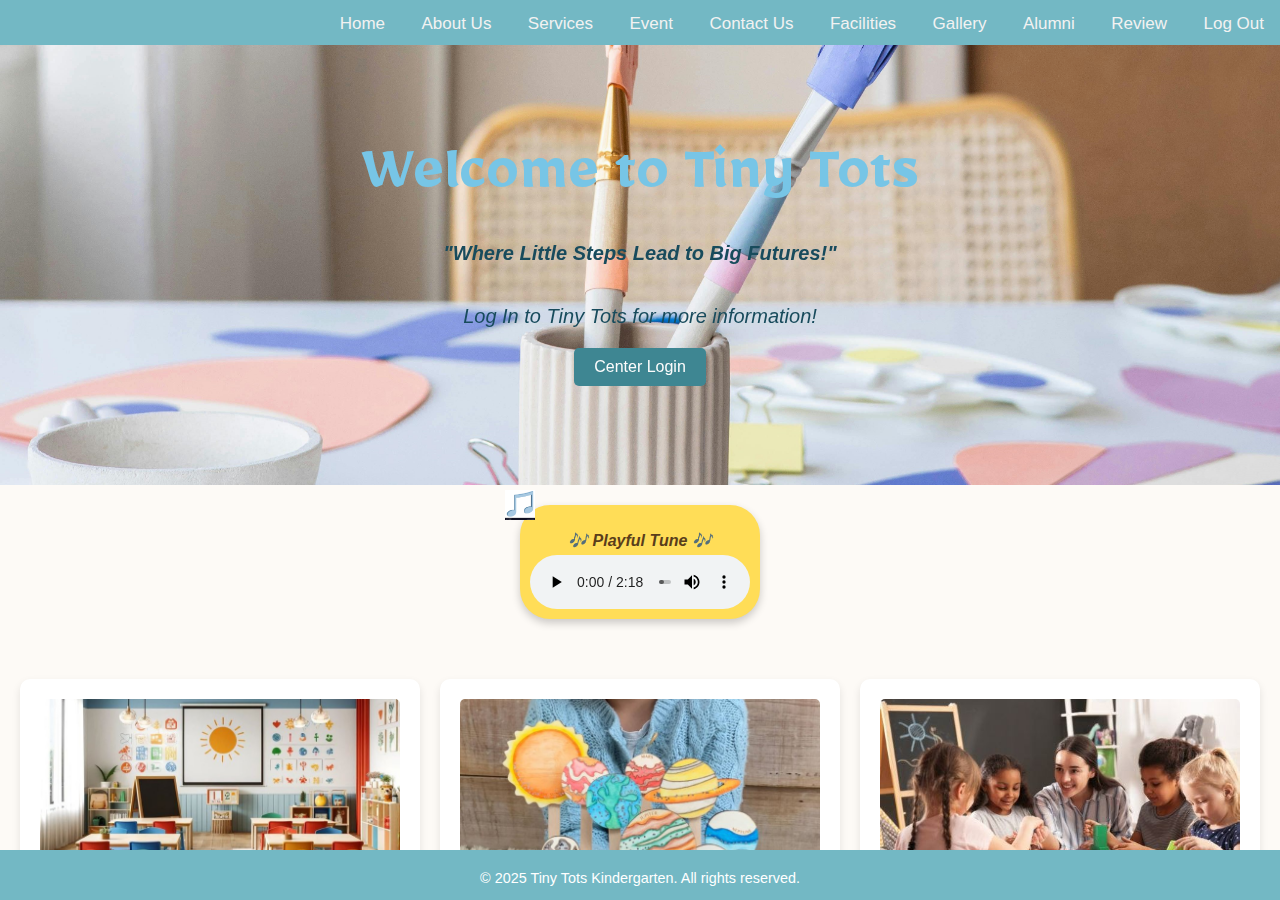
<file: index.html>
<!DOCTYPE html>
<html lang="en">

<head>
    <meta charset="UTF-8">
    <meta name="viewport" content="width=device-width, initial-scale=1.0">
    <title>Homepage - Tiny Tots Kindergarten</title>
</head>

<frameset rows="45,* ,50" frameborder="0">
    <!-- Top Frame: Navigation Bar -->
    <frame src="navbar.html" name="navbarFrame" scrolling="no" noresize>

        <!-- Main Frame: Dynamic Content -->
        <frame src="home.html" name="mainFrame">

            <!-- Bottom Frame: Footer -->
            <frame src="footer.html" name="footerFrame" scrolling="no" noresize>
</frameset>

<noframes>

    <body>
        <p>This webpage requires a browser that supports frames.</p>
    </body>
</noframes>

</html>
</file>
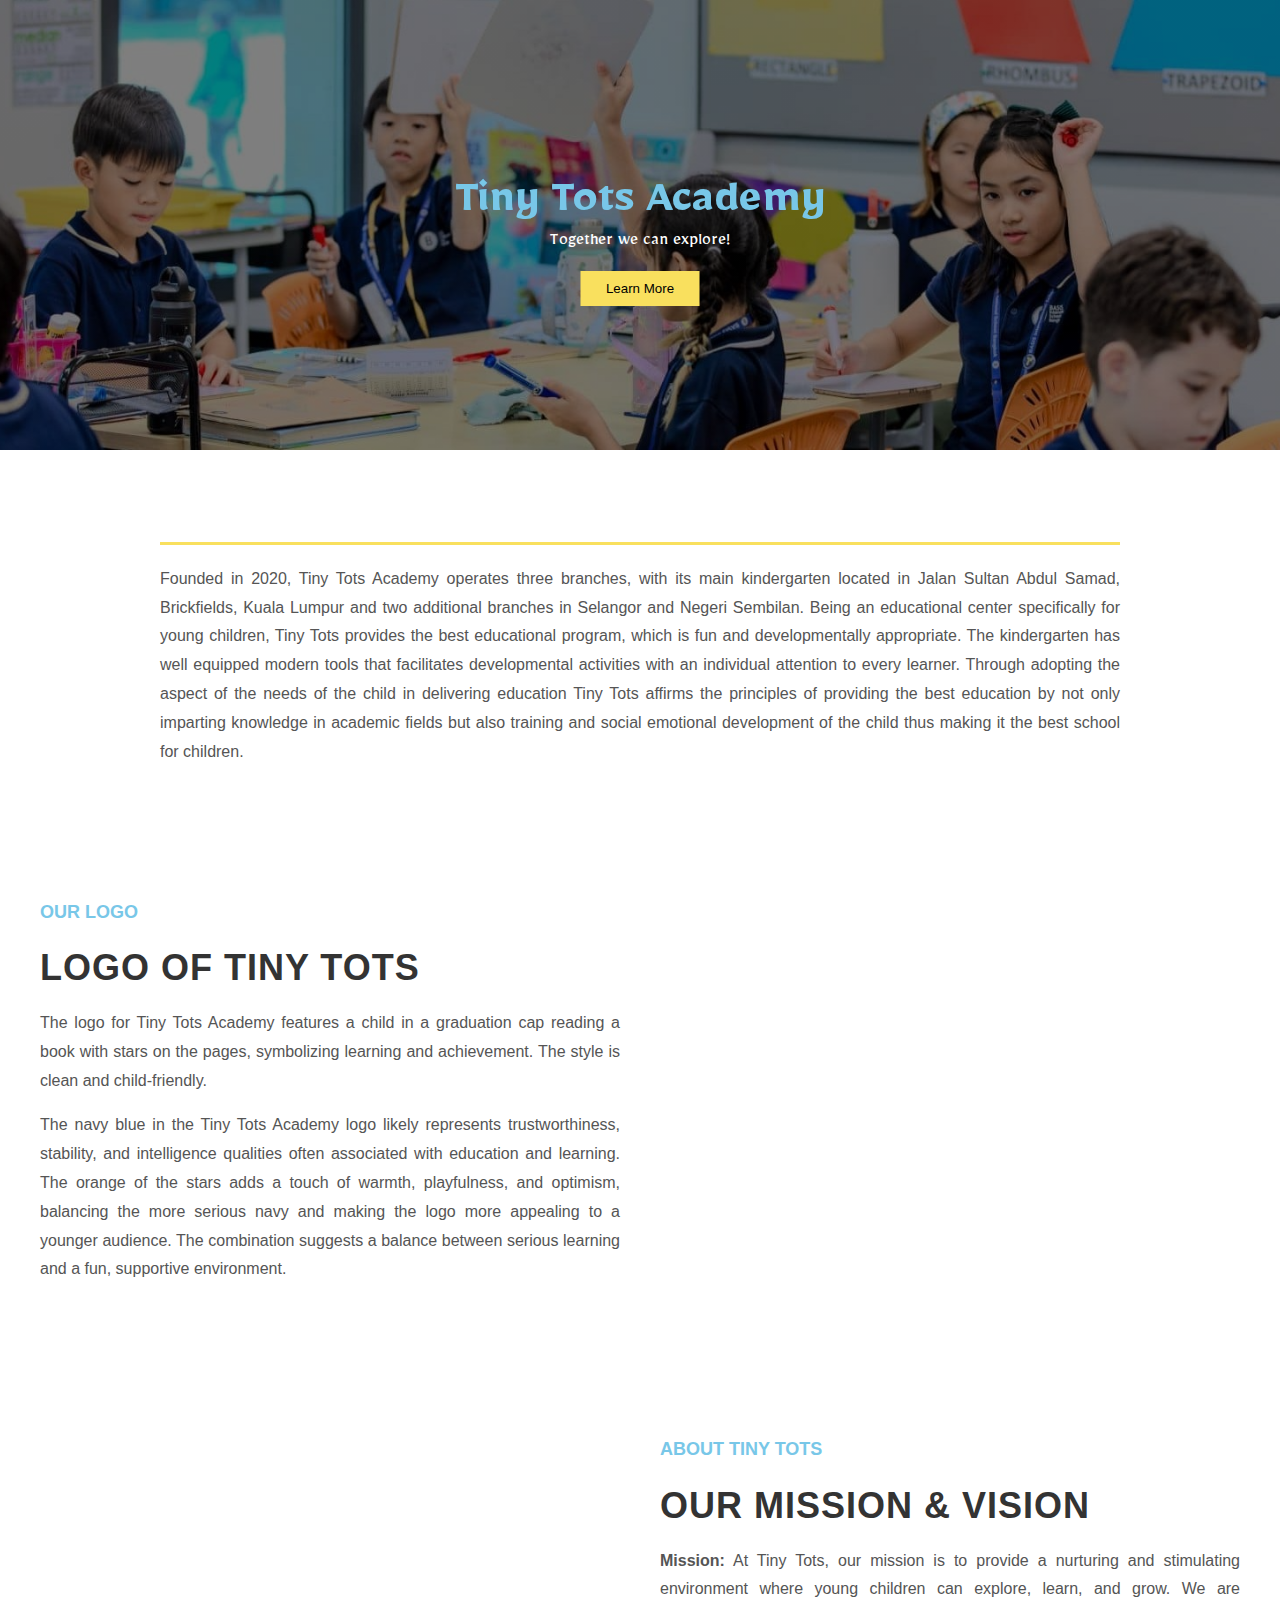
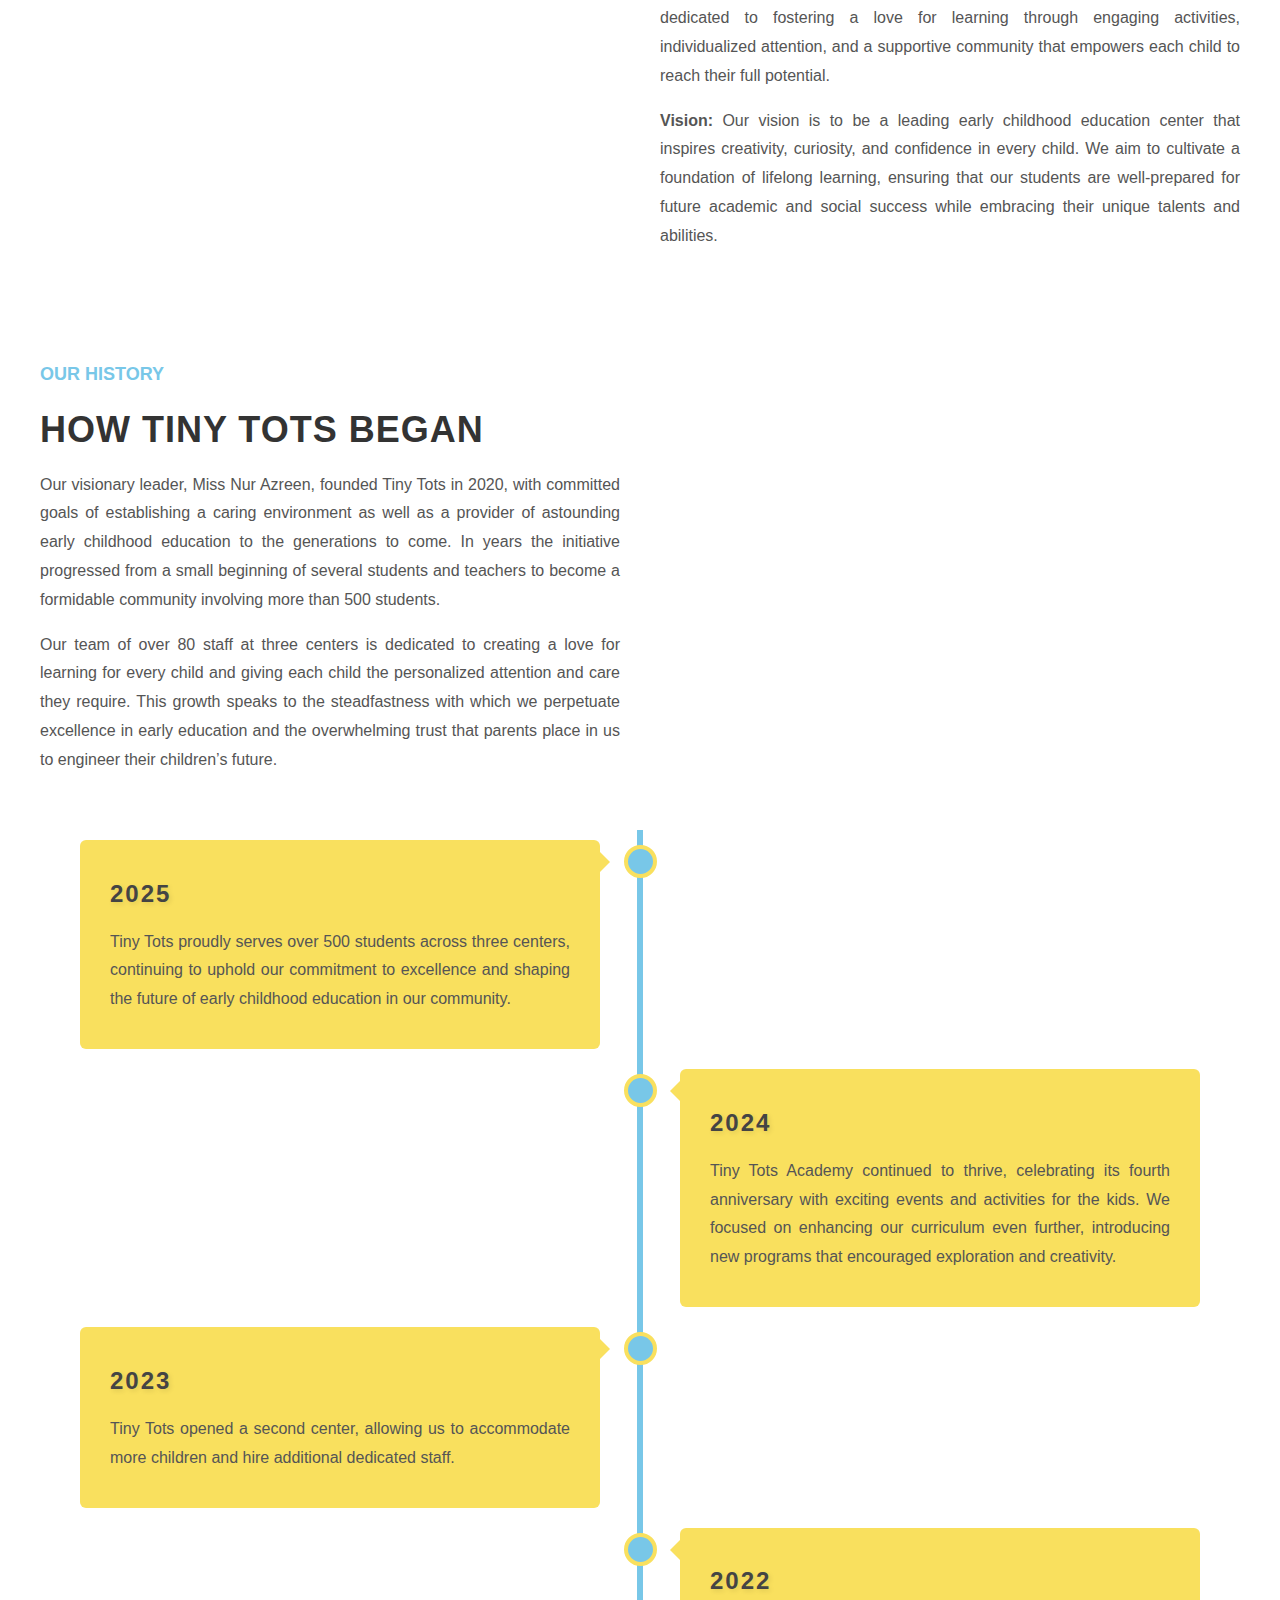
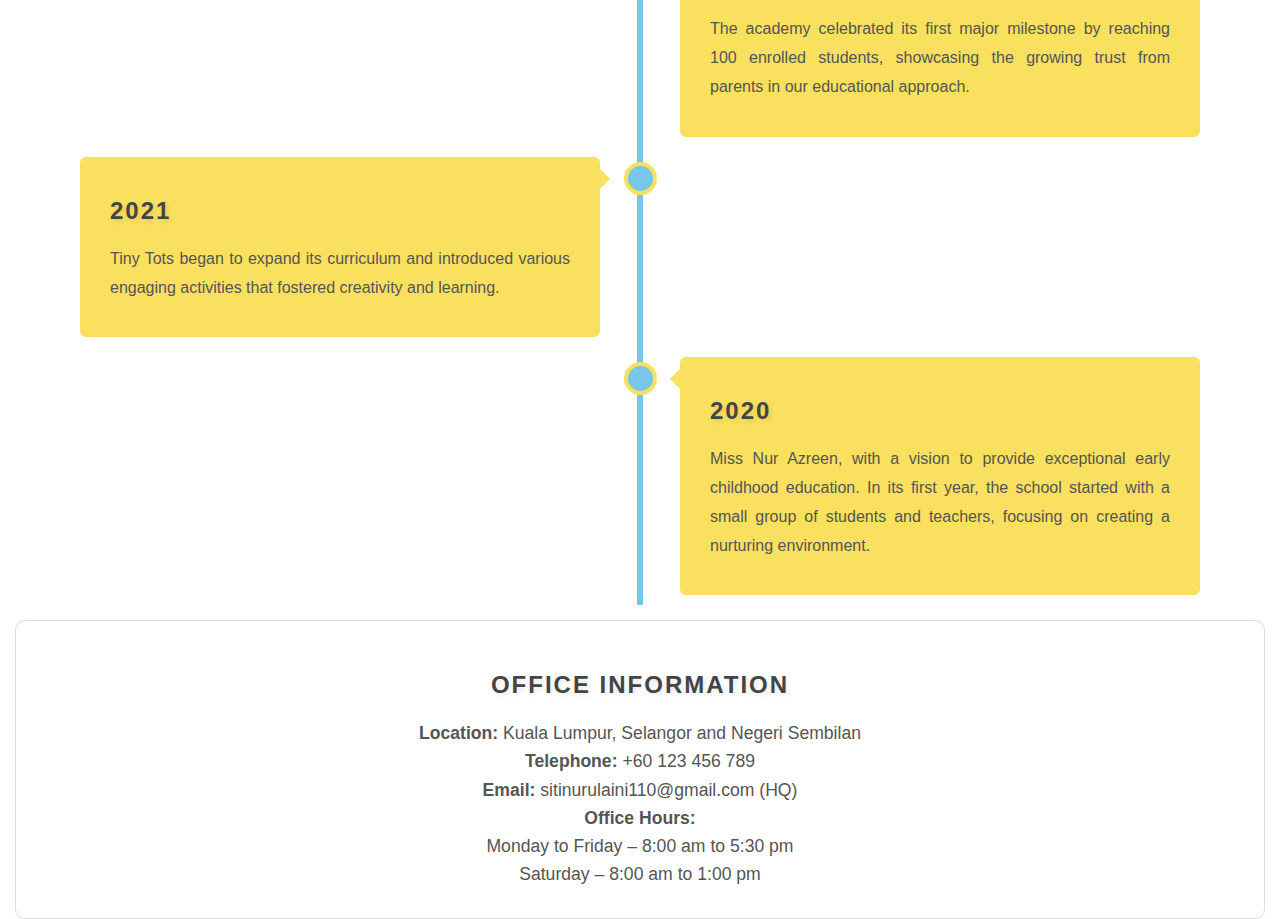
<file: aboutus.html>
<!DOCTYPE html>
<html lang="eng">
    <head>
        <meta charset="UTF-8">
        <meta name="viewport" content="width=device-width, initial-scale=1.0">
        <title>Tiny Tots Academy | About Us</title>
        <link href='https://fonts.googleapis.com/css?family=Mirza' rel='stylesheet'>
        <link rel="stylesheet" href="https://cdnjs.cloudflare.com/ajax/libs/font-awesome/6.7.1/css/all.min.css">

        <style>
            body, html {
                height: 100%;
                margin: 0;
                font-family: Arial, Helvetica, sans-serif;
            }

            /* Hero image*/
            .hero-image {
                background-image: linear-gradient(rgba(0, 0, 0, 0.5), rgba(0, 0, 0, 0.5)), url("image/about_us.jpg");
                height: 50%;
                background-position: center;
                background-repeat: no-repeat;
                background-size: cover;
                position: relative;
            }
            
            .hero-text {
                text-align: center;
                position: absolute;
                font-family: 'Mirza';
                top: 50%;
                left: 50%;
                transform: translate(-50%, -50%);
                color: #78c7E8;
            }
        
            .hero-text p {
                text-align: center;
                position: absolute;
                top: 50%;
                left: 50%;
                transform: translate(-50%, -50%);
                color: white;
                font-size: 18px;
            }
            
            .hero-text button {
                border: none;
                outline: 0;
                display: inline-block;
                padding: 10px 25px;
                color: black;
                background-color: #f9E05E;
                text-align: center;
                cursor: pointer;
            }
            
            .hero-text button:hover {
                background-color: #555;
                color: white;
            }

            /*About us*/
            .content-section {
                padding: 20px;
                max-width: 1000px;
                margin: 0 auto;
                text-align: justify;
            }
            
            .content-section h2 {
                display: flex;
                flex-wrap: wrap;
                justify-content: center;
                gap: 10px;
                font-size: 36px;
                text-align: center;
                color: #78c7E8;
                border-bottom: 3.5px solid #f9E05E;
            }
            
            .word {
                opacity: 0;
                transform: translateY(20px); 
                animation: fadeInMove 1s ease-in-out forwards;
            }
        
            /* Animations word*/
            .word:nth-child(1) {
                animation-delay: 0.5s;
            }

            .word:nth-child(2) {
                animation-delay: 1s;
            }

            .word:nth-child(3) {
                animation-delay: 1.5s;
            }

            @keyframes fadeInMove {
                from {
                    opacity: 0;
                    transform: translateY(20px); 
                }
                to {
                    opacity: 1;
                    transform: translateY(0); 
                }
            }
        
            /*History content*/
            .container {
                display: flex;
                flex-wrap: wrap;
                align-items: center;
                padding: 20px;
            }
            
            .text-section {
                flex: 1;
                padding: 20px;
            }
            
            .subtitle {
                font-size: 18px;
                color: #78c7E8;
                font-weight: bold;
                text-transform: uppercase;
                margin-bottom: 10px;
            }
            
            .title {
                font-size: 36px;
                color: #333;
                font-weight: bold;
                text-transform: uppercase;
                margin-bottom: 20px;
                letter-spacing: 1px;
            }
            
            p {
                font-size: 16px;
                color: #555;
                line-height: 1.8;
                margin-bottom: 15px;
                text-align: justify;
            }
            
            .image-section {
                flex: 1;
                display: flex;
                justify-content: center;
                align-items: center;
                padding: 20px;
            }
            
            .image-section img {
                max-width: 100%;
                height: auto;
                border-radius: 8px;
                box-shadow: 0 4px 6px rgba(0, 0, 0, 0.1);
                opacity: 0;
                animation-duration: 2s;
                animation-fill-mode: forwards;
            }

            /* Slide in from the left */
            .image-section img.from-left {
                transform: translateX(-100px);
                animation-name: slideInLeft;
            }

            /* Slide in from the right */
            .image-section img.from-right {
                transform: translateX(100px);
                animation-name: slideInRight;
            }

            @keyframes slideInLeft {
                 0% {
                    opacity: 0;
                    transform: translateX(-100px);
                }
                100% {
                    opacity: 1;
                    transform: translateX(0);
                }
            }
            
            @keyframes slideInRight {
                0% {
                    opacity: 0;
                    transform: translateX(100px);
                }
                100% {
                    opacity: 1;
                    transform: translateX(0);
                }

            }
        
            /*Tiny Tots History Timeline*/
            * {
                box-sizing: border-box;
            }
            
            .timeline {
                position: relative;
                max-width: 1200px;
                margin: 0 auto;
            }

            .timeline::after {
                content: '';
                position: absolute;
                width: 6px;
                background-color: #78c7E8;
                top: 0;
                bottom: 0;
                left: 50%;
                margin-left: -3px;
            }
            
            .container1 {
                padding: 10px 40px;
                position: relative;
                background-color: inherit;
                width: 50%;
            }
            
            /*circles on the timeline */
            .container1::after {
                content: '';
                position: absolute;
                width: 25px;
                height: 25px;
                right: -17px;
                background-color: #78c7E8;
                border: 4px solid #f9E05E;
                top: 15px;
                border-radius: 50%;
                z-index: 1;
            }
            
            .left {
                left: 0;
            }
            
            .right {
                left: 50%;
            }
            
            /* Add arrows to the left container (pointing right) */
            .left::before {
                content: " ";
                height: 0;
                position: absolute;
                top: 22px;
                width: 0;
                z-index: 1;
                right: 30px;
                border: medium solid #f9E05E;
                border-width: 10px 0 10px 10px;
                border-color: transparent transparent transparent #f9E05E;
            }
            
            /* Add arrows to the right container */
            .right::before {
                content: " ";
                height: 0;
                position: absolute;
                top: 22px;
                width: 0;
                z-index: 1;
                left: 30px;
                border: medium solid #f9E05E;
                border-width: 10px 10px 10px 0;
                border-color: transparent #f9E05E transparent transparent;
            }
            
            .right::after {
                left: -16px;
            }
            
            .content {
                padding: 20px 30px;
                background-color: #f9E05E;
                position: relative;
                border-radius: 6px;
            }
            
            @media screen and (max-width: 600px) {
                
            .timeline::after {
                left: 31px;
            }
            
            .container1 {
                width: 100%;
                padding-left: 70px;
                padding-right: 25px;
            }
            
            .container1::before {
                left: 60px;
                border: medium solid #78c7E8;
                border-width: 10px 10px 10px 0;
                border-color: transparent #78c7E8 transparent transparent;
            }
            
            .left::after, .right::after {
                left: 15px;
            }
            
            .right {
                left: 0%;
            }
            }

           /* Address Styling */
           .section {
                flex: 1;
                margin: 15px;
                padding: 30px;
                min-width: 300px;
                border: 1px solid #ddd;
                border-radius: 10px; 
                background: #fff;
                text-align: center; 
                transition: transform 0.3s ease, box-shadow 0.3s ease;
            }
            
            .section:hover {
                transform: translateY(-5px); 
                box-shadow: 0 8px 20px rgba(0, 0, 0, 0.3); 
            }
            
            /* Heading Styling */
            h2 {
                font-family: 'Comic Sans MS', cursive, sans-serif; 
                color: #444;
                text-transform: uppercase;
                letter-spacing: 2px; 
                margin-bottom: 20px;
                text-shadow: 2px 2px 5px rgba(0, 0, 0, 0.1); 
            }
            
            .section p {
                font-size: 1.1rem;
                color: #555;
                line-height: 1.6; 
                text-align: center; 
                margin: 0 auto;
                max-width: 80%; 
            }
            .section {
                animation: fadeInUp 0.8s ease;
            }
            
            @keyframes fadeInUp {
            from {
                opacity: 0;
                transform: translateY(20px);
            }
            
            to {
                opacity: 1;
                transform: translateY(0);
            }
            }

            @media (max-width: 768px) {
            .container-location {
                flex-direction: column; 
            }
            
            .section {
                min-width: 100%; 
                margin: 10px 0;
            }
            }

    
            /*Top Button*/
            #myBtn {
                display: none;
                position: fixed;
                bottom: 20px;
                right: 30px;
                z-index: 99;
                font-size: 18px;
                border: none;
                outline: none;
                background-color: #f9E05E;
                color: black;
                cursor: pointer;
                padding: 15px;
                border-radius: 4px;
            }
            
            #myBtn:hover {
                background-color: #555;
            }
            
        </style>
        
    </head>
    <body>

        <!--Hero image-->
        <div class="hero-image">
            <div class="hero-text">
              <h1 style="font-size:50px">Tiny Tots Academy</h1>
              <p>Together we can explore!</p>
              <a href="#about-tiny-tots">
                <button>Learn More</button>
              </a>
            </div>
        </div>
          
        <div id="about-tiny-tots"  class="content-section">
            <h2>
                <span class="word">About</span>
                <span class="word">Tiny</span>
                <span class="word">Tots</span>
            </h2>
            <p>
                Founded in 2020, Tiny Tots Academy operates three branches, with its main kindergarten located in Jalan Sultan Abdul Samad, Brickfields, Kuala Lumpur and two additional branches in Selangor and Negeri Sembilan. 
                Being an educational center specifically for young children, Tiny Tots provides the best educational program, which is fun and developmentally appropriate. 
                The kindergarten has well equipped modern tools that facilitates developmental activities with an individual attention to every learner. 
                Through adopting the aspect of the needs of the child in delivering education Tiny Tots affirms the principles of providing the best education by not only 
                imparting knowledge in academic fields but also training and social emotional development of the child thus making it the best school for children.
            </p>
        </div>

        <div class="container">
            <div class="text-section">
                <h3 class="subtitle">OUR LOGO</h3>
                <h1 class="title">LOGO OF TINY TOTS</h1>
                <p>
                    The logo for Tiny Tots Academy features a child in a graduation cap reading a book with stars on the pages, symbolizing learning and achievement. 
                    The style is clean and child-friendly.
                </p>
                <p>
                    The navy blue in the Tiny Tots Academy logo likely represents trustworthiness, stability, and intelligence qualities often associated with education and learning.  
                    The orange of the stars adds a touch of warmth, playfulness, and optimism, balancing the more serious navy and making the logo more appealing to a younger audience.  
                    The combination suggests a balance between serious learning and a fun, supportive environment.
                </p>
            </div>
            <div class="image-section">
                <img src="image/logo.png" alt="logo" class="from-left">
            </div>
        </div>

        <div class="container">
            <div class="image-section">
                <img src="image/aboutus_2.jpeg" alt="Children playing outdoors" class="from-right">
            </div>
            <div class="text-section">
                <h3 class="subtitle">ABOUT TINY TOTS</h3>
                <h1 class="title">OUR MISSION & VISION</h1>
                <p>
                    <b>Mission:</b> At Tiny Tots, our mission is to provide a nurturing and stimulating environment where young children can explore, learn, and grow. 
                    We are dedicated to fostering a love for learning through engaging activities, individualized attention, and a supportive community 
                    that empowers each child to reach their full potential.</p>
                <p>
                    <b>Vision: </b> Our vision is to be a leading early childhood education center that inspires creativity, curiosity, and confidence in every child. 
                    We aim to cultivate a foundation of lifelong learning, ensuring that our students are well-prepared for future academic and social success 
                    while embracing their unique talents and abilities.</p>
            </div>
        </div>

        <div class="container">
            <div class="text-section">
                <h3 class="subtitle">OUR HISTORY</h3>
                <h1 class="title">HOW TINY TOTS BEGAN</h1>
                <p>
                    Our visionary leader, Miss Nur Azreen, founded Tiny Tots in 2020, with committed goals of establishing a caring environment as well as a provider of astounding 
                    early childhood education to the generations to come. In years the initiative progressed from a small beginning of several students and teachers to become a 
                    formidable community involving more than 500 students.
                </p>
                <p>
                    Our team of over 80 staff at three centers is dedicated to creating a love for learning for every child and giving each child the personalized attention and care they require. 
                    This growth speaks to the steadfastness with which we perpetuate excellence in early education and the overwhelming trust that parents place in us to engineer their children’s future.
                </p>
            </div>
            <div class="image-section">
                <img src="image/aboutus_1.jpg" alt="Kids reading and laughing" class="from-left">
            </div>
        </div>

        <!--Timeline of Tiny Tots-->
        <div class="timeline">
            <div class="container1 left">
              <div class="content">
                <h2>2025</h2>
                <p>Tiny Tots proudly serves over 500 students across three centers, continuing to uphold our commitment to excellence and shaping the future of early childhood education in our community.</p>
              </div>
            </div>
            <div class="container1 right">
              <div class="content">
                <h2>2024</h2>
                <p>Tiny Tots Academy continued to thrive, celebrating its fourth anniversary with exciting events and activities for the kids. We focused on enhancing our curriculum even further, introducing new programs that encouraged exploration and creativity.</p>
              </div>
            </div>
            <div class="container1 left">
              <div class="content">
                <h2>2023</h2>
                <p>Tiny Tots opened a second center, allowing us to accommodate more children and hire additional dedicated staff.</p>
              </div>
            </div>
            <div class="container1 right">
              <div class="content">
                <h2>2022</h2>
                <p>The academy celebrated its first major milestone by reaching 100 enrolled students, showcasing the growing trust from parents in our educational approach.</p>
              </div>
            </div>
            <div class="container1 left">
              <div class="content">
                <h2>2021</h2>
                <p>Tiny Tots began to expand its curriculum and introduced various engaging activities that fostered creativity and learning.</p>
              </div>
            </div>
            <div class="container1 right">
              <div class="content">
                <h2>2020</h2>
                <p>Miss Nur Azreen, with a vision to provide exceptional early childhood education. In its first year, the school started with a small group of students and teachers, focusing on creating a nurturing environment. </p>
              </div>
            </div>
        </div>

        <div class="container-location">
            <!-- Office Address Section -->
            <div class="section">
                <h2>OFFICE INFORMATION</h2>
                <p><strong>Location:</strong> Kuala Lumpur, Selangor and Negeri Sembilan</p>
                <p><strong>Telephone:</strong> +60 123 456 789</p>
                <p><strong>Email:</strong> sitinurulaini110@gmail.com (HQ)</p>
                <p><strong>Office Hours:</strong><br>Monday to Friday – 8:00 am to 5:30 pm<br>Saturday – 8:00 am to 1:00 pm</p>
            </div>
        </div>

        <!--Top button-->
        <button onclick="topFunction()" id="myBtn" title="Go to top">Top</button>
     
        <script>
            // Get the button
            let mybutton = document.getElementById("myBtn");
        
            window.onscroll = function() {scrollFunction()};
        
            function scrollFunction() {
                if (document.body.scrollTop > 20 || document.documentElement.scrollTop > 20) {
                 mybutton.style.display = "block";
              } else {
                mybutton.style.display = "none";
              }
            }
        
            // When the user clicks on the button, scroll to the top of the document
        
            function topFunction() {
               document.body.scrollTop = 0;
               document.documentElement.scrollTop = 0;
             }
        
        </script>

    </body>

</html>
</file>
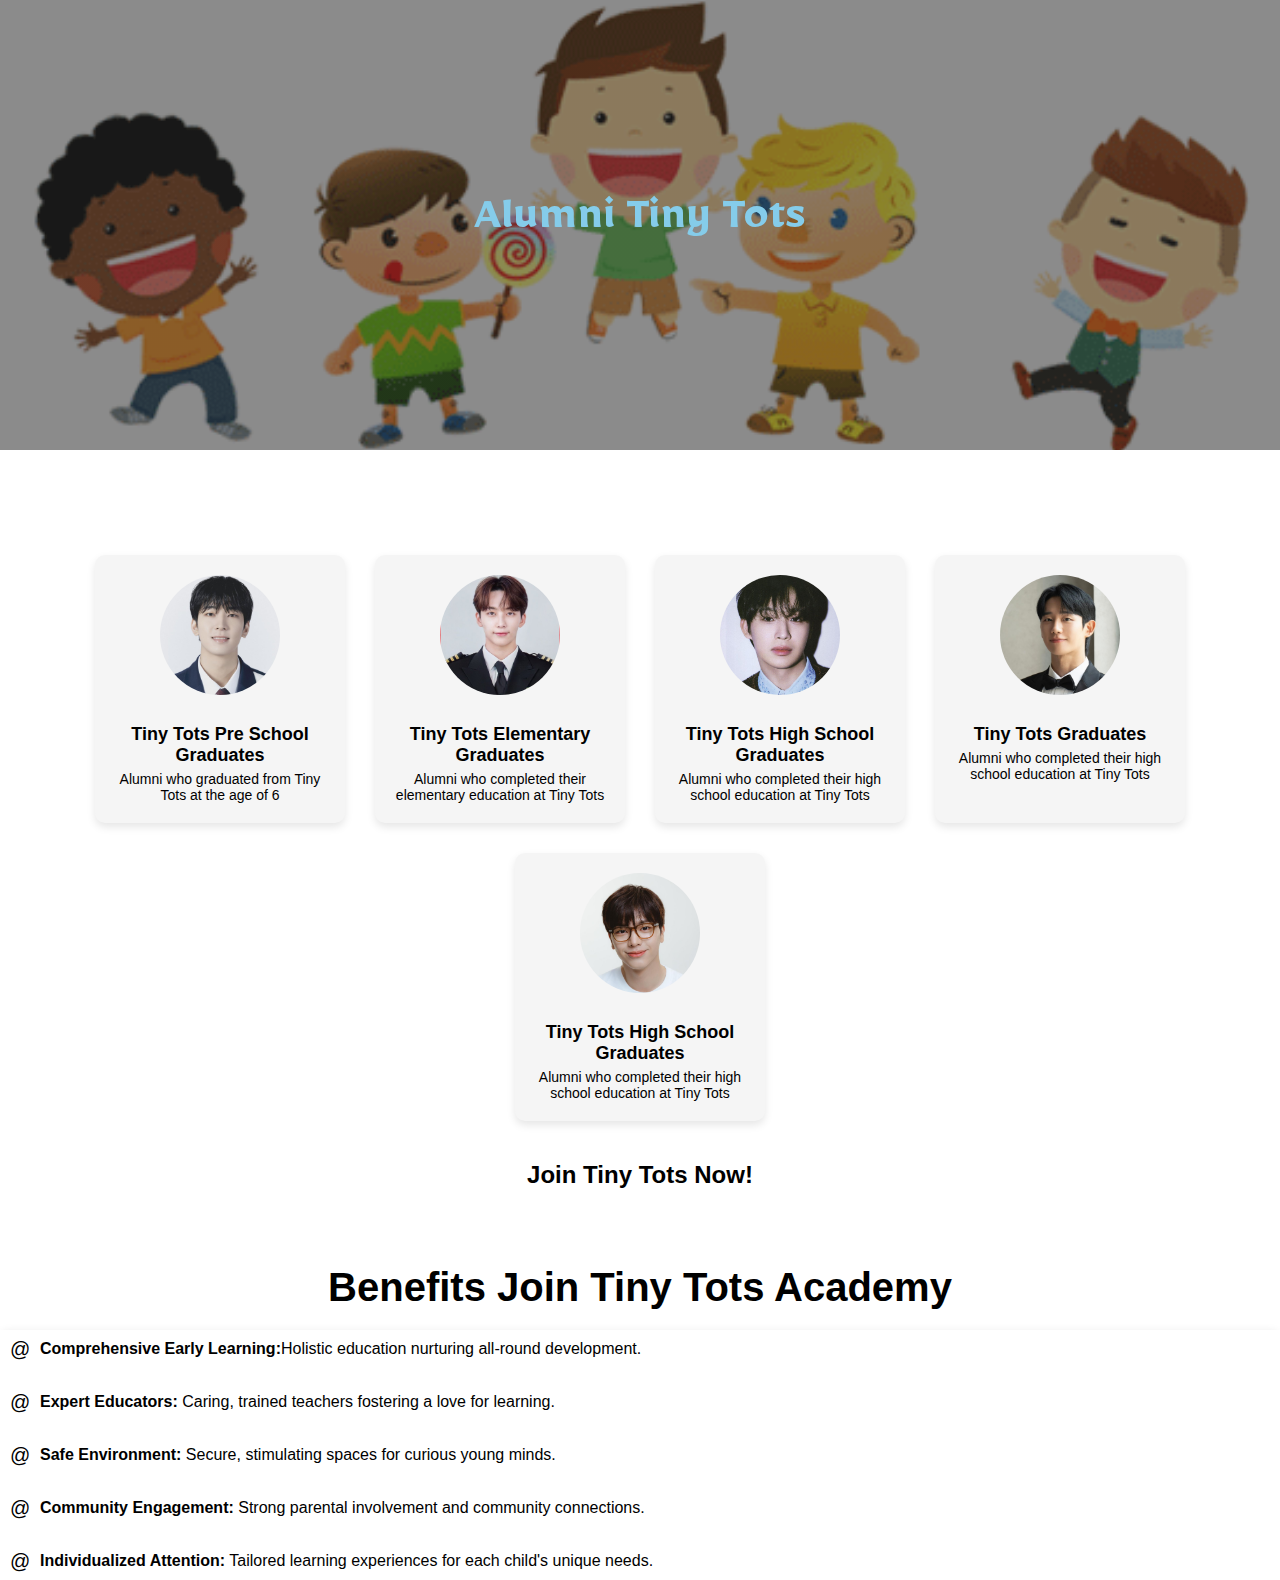
<file: alumni.html>
<!DOCTYPE html> 
<html>
    <head>
        <meta charset="UTF-8">
        <meta name="viewport" content="width=device-width, initial-scale=1">
        <link href='https://fonts.googleapis.com/css?family=Mirza' rel='stylesheet'>
        <title>Tiny Tots Academy |  Alumni </title>

        <style>
            body, html {
                height: 100%;
                margin: 0;
                font-family:'Poppins', sans-serif;
            }

            /* Hero image*/
            .hero-image {
                background-image: linear-gradient(rgba(0, 0, 0, 0.5), rgba(0, 0, 0, 0.5)),url(gif/gif1.gif);
                background-repeat: no-repeat; 
                background-size: cover; 
                background-position: center; 
                display: flex;
                height: 50%;
                justify-content: center;
                align-items: center;
                color: white;
                text-align: center;
                opacity: 0.9;
            }
            .hero-text {
                font-size: 70px;
                margin: 0;
                color: #78c7E8;
                font-weight: bolder;
                font-family: 'Mirza';
            }
        
            /* Heading styles */
            .heading {
                display: flex;
                justify-content: center;
                flex-wrap: wrap;
                gap: 10px;
                font-size: 2.5rem;
                font-weight: bolder;
                color: black; 
                text-align: center;
                margin: 20px 0;
            }

            .word {
                opacity: 0;
                transform: translateY(20px); 
                animation: fadeInMove 1s ease-in-out forwards;
            }

            /* Animations for each word */
            .word:nth-child(1) {
                animation-delay: 0.5s;
            }

            .word:nth-child(2) {
                animation-delay: 1s;
            }

            .word:nth-child(3) {
                animation-delay: 1.5s;
            }

            .word:nth-child(4) {
                animation-delay: 2s;
            }

            .word:nth-child(5) {
                animation-delay: 2.5s;
            }

            .word:nth-child(6) {
                animation-delay: 3s;
            }

            @keyframes fadeInMove {
                from {
                    opacity: 0;
                    transform: translateY(20px); /* Move upward */
                }
                to {
                    opacity: 1;
                    transform: translateY(0); /* Set to its original position */
                }
            }

        
            /* Alumni cards */
            .container {
                display: flex;
                justify-content: center;
                flex-wrap: wrap;
                gap: 30px;
                margin-top: 20px;
                padding: 20px;
            }
            
            .card {
                background-color: whitesmoke;
                border-radius: 10px;
                box-shadow: 0 4px 8px rgba(0, 0, 0, 0.1);
                width: 250px;
                padding: 20px;
                text-align: center;
                color: black; 
                animation: slideIn 1s ease-in-out;
            }
            
            .card img {
                width: 120px;
                height: 120px;
                border-radius: 50%;
                object-fit: cover;
                margin-bottom: 15px;
                animation: zoomIn 1s ease-in-out;
            }
            
            .card h3 {
                font-size: 18px;
                margin-bottom: 10px;
                margin: 10px 0 5px;
                color: black; 
            }
            
            .card p {
                font-size: 14px;
                margin: 0;
                color: black; 
            }

            /* Animations */
            @keyframes fadeIn {
                from {
                    opacity: 0;
                }
                to {
                    opacity: 1;
                }
            }

            @keyframes moveDown {
                from {
                    transform: translateY(-20px);
                }
                to {
                    transform: translateY(0);
                }
            }

            @keyframes slideIn {
                from {
                    transform: translateX(-50px);
                    opacity: 0;
                }
                to {
                    transform: translateX(0);
                    opacity: 1;
                }
            }

            @keyframes zoomIn {
                from {
                    transform: scale(0.8);
                    opacity: 0;
                }
                to {
                    transform: scale(1);
                    opacity: 1;
                }
            }
        
            /* Alumni Image*/
            body {font-family: Arial, Helvetica, sans-serif;}
            * {box-sizing: border-box;}

            /*Benfits becomes Alumni*/
            ul {
                list-style-type: none; 
                padding: 0;           
                background-color: #fff; 
                border-radius: 8px;   
                box-shadow: 0 2px 10px rgba(0,0,0,0.1); 
                margin-top: 20px; 
            }

            li {
                margin: 15px 0;       
                padding: 10px;    
                padding-left: 40px; 
                position: relative; 
                background-color: #f9f9f9; 
                transition: background-color 0.3s; 
            }
            
            li::before {
                content: "@"; 
                position: absolute; /* Position absolutely */
                left: 10px;  /* Spacing from the left */
                top: 50%; /* Vertically center */
                transform: translateY(-50%); /* Adjust vertical alignment */
                font-size: 20px; /* Marker size */
                color: black; /* Color of the custom marker */
            }
            
            ul li {
                background-color: white; 
                transition: transform 0.3s, background-color 0.3s; 
            }

            ul li:hover {
                background-color: #f9E05E; 
                transform: scale(1.05); 
            }
 
        </style>
        
    </head>
    <body>
    
        <!-- Hero Image-->
        <div class="hero-image">
            <div class="hero-text">
                <h1 style="font-size:50px">Alumni Tiny Tots</h1>
            </div>
        </div>


        <!-- Heading -->
        <h1 class="heading">
            <span class="word">Who</span>
            <span class="word">Should</span>
            <span class="word">Join</span>
            <span class="word">Tiny</span>
            <span class="word">Tots</span>
            <span class="word">Alumni?</span>
        </h1>

        <!-- Cards -->
        <div class="container">
            <!-- Card 1 -->
            <div class="card">
                <img src="image/alumni.jpeg" alt="TT Pre School Graduates">
                <h3>Tiny Tots Pre School Graduates</h3>
                <p>Alumni who graduated from Tiny Tots at the age of 6</p>
            </div>
            <!-- Card 2 -->
            <div class="card">
                <img src="image/alumni1.jpeg" alt="TT Elementary Graduates">
                <h3>Tiny Tots Elementary Graduates</h3>
                <p>Alumni who completed their elementary education at Tiny Tots</p>
            </div>
            <!-- Card 3 -->
            <div class="card">
                <img src="image/alumni2.jpg" alt="TT High School Graduates">
                <h3>Tiny Tots High School Graduates</h3>
                <p>Alumni who completed their high school education at Tiny Tots</p>
            </div>
            <!-- Card 4 -->
            <div class="card">
                <img src="image/alumni3.jpg" alt="TT High School Graduates">
                <h3>Tiny Tots Graduates</h3>
                <p>Alumni who completed their high school education at Tiny Tots</p>
            </div>
            <!-- Card 5 -->
            <div class="card">
                <img src="image/alumni4.jpg" alt="TT High School Graduates">
                <h3>Tiny Tots High School Graduates</h3>
                <p>Alumni who completed their high school education at Tiny Tots</p>
            </div>
        </div>

        <h2 style="text-align: center;">Join Tiny Tots Now!</h2>
        
        <!-- The Benefits when part of Tiny Tots -->
         <br>
         <br>
         <h2 class="heading">Benefits Join Tiny Tots Academy</h2>
        <ul>
            <li><strong>Comprehensive Early Learning:</strong>Holistic education nurturing all-round development.</li>
            <li><strong>Expert Educators: </strong> Caring, trained teachers fostering a love for learning.</li>
            <li><strong>Safe Environment:</strong> Secure, stimulating spaces for curious young minds.</li>
            <li><strong>Community Engagement:</strong> Strong parental involvement and community connections.</li>
            <li><strong>Individualized Attention:</strong> Tailored learning experiences for each child's unique needs.</li>
        </ul>
        
    </body>

</html>
</file>
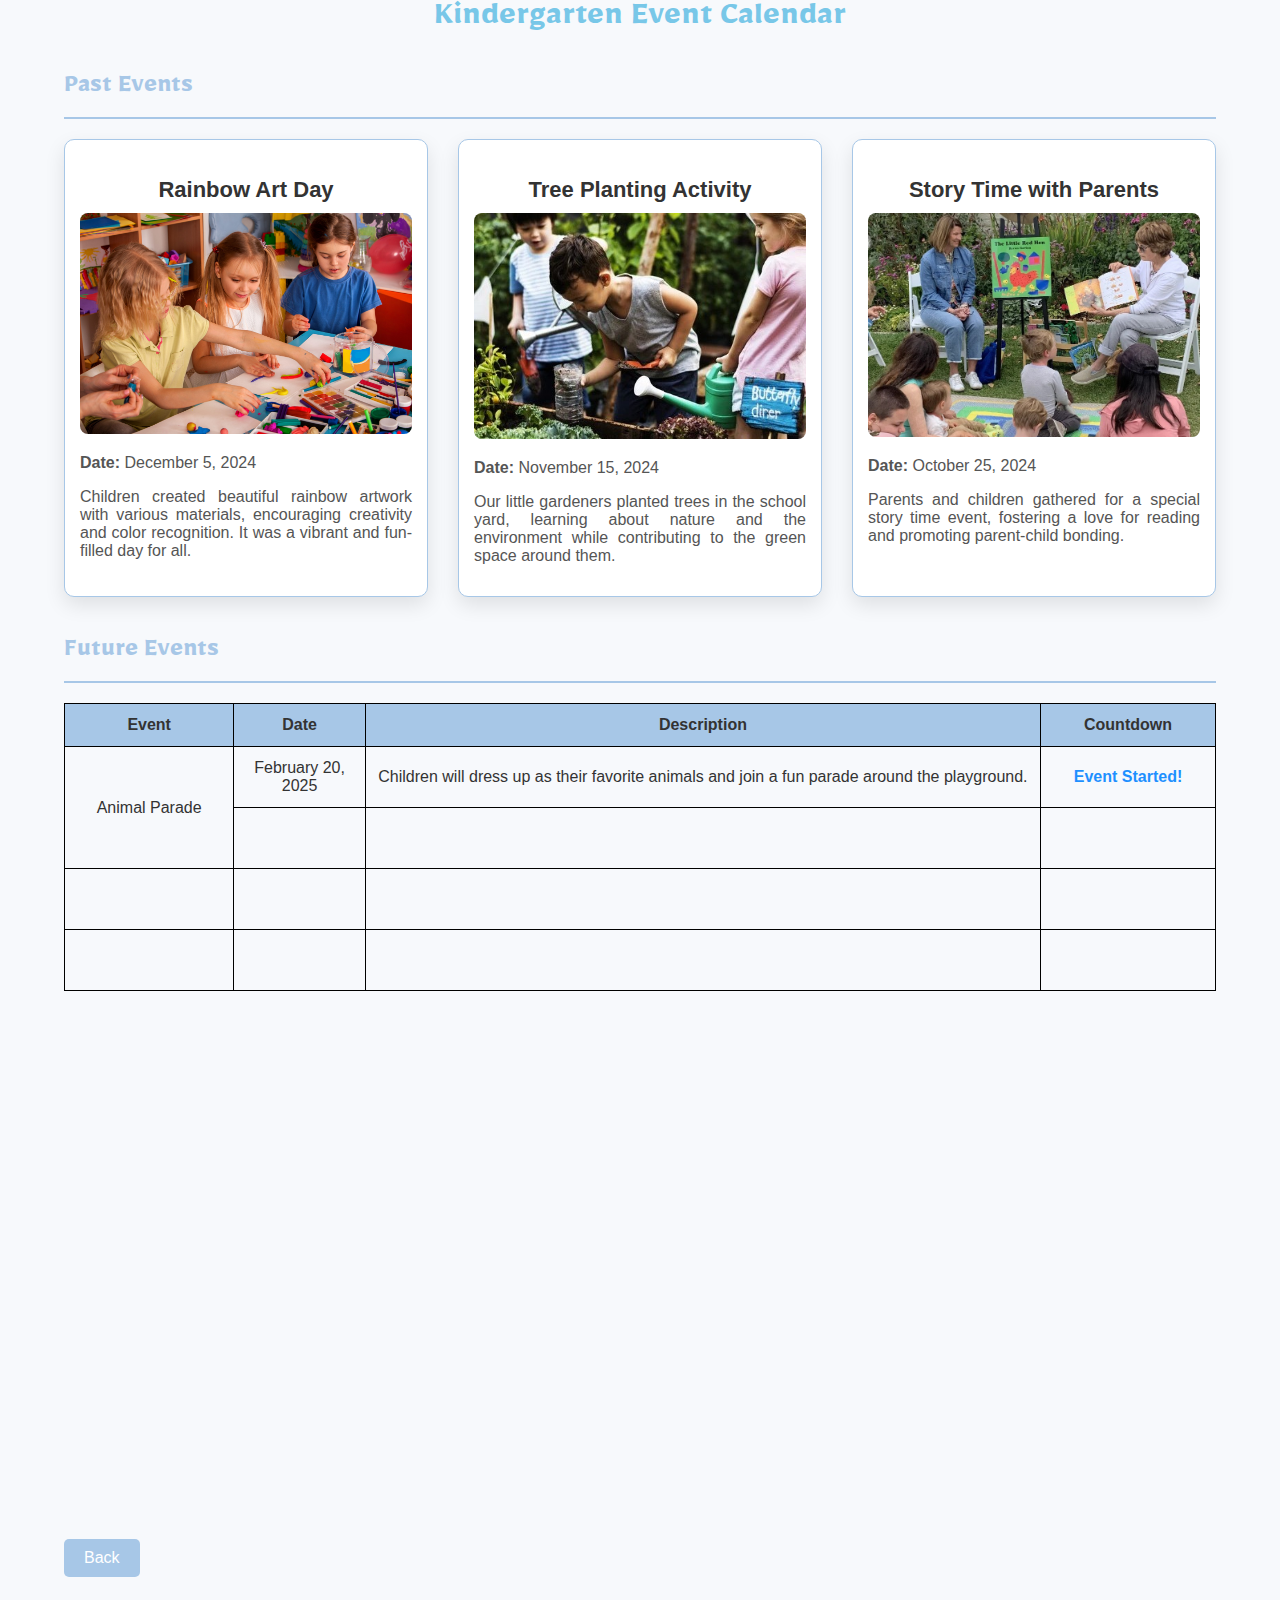
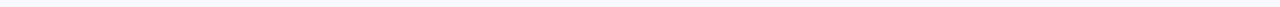
<file: event.html>
<!DOCTYPE html>
<html lang="en">
<head>
    <meta charset="UTF-8">
    <meta name="viewport" content="width=device-width, initial-scale=1.0">
    <title>Kindergarten Events</title>
    <link href='https://fonts.googleapis.com/css?family=Mirza' rel='stylesheet'>

    <style>
        body {
            font-family: 'Arial', sans-serif;
            background-color: #f7f9fc;
            color: #333;
            margin: 0;
            padding: 0;
        }

        header h1 {
    font-family: 'Mirza', sans-serif;
    color: #78c7E8; /* Apply the color */
    text-align: center;
    position: relative; /* Fix positioning */
}

        h1 {
            font-size: 36px;
            margin: 0;
        }

        .container {
            margin: 30px auto;
            width: 90%;
            max-width: 1200px;
        }

        .events-section {
            margin-bottom: 40px;
            opacity: 0;
            transform: translateY(20px);  /* Start slightly below */
            transition: opacity 1s ease, transform 1s ease;
        }

        .events-section.show {
            opacity: 1;
            transform: translateY(0);  /* Move to original position */
        }

        h2 {
            color: #A7C7E7;
            border-bottom: 2px solid #A7C7E7;
            padding-bottom: 10px;
            margin-bottom: 20px;
            font-size: 28px;
        }

        .event-container {
            display: flex;
            justify-content: space-between;
            margin-bottom: 20px;
            gap: 30px;
        }

        .event-box {
    background-color: #ffffff;
    border: 1px solid #A7C7E7;
    border-radius: 10px;
    width: 31%;
    padding: 15px;
    box-shadow: 0 8px 20px rgba(0, 0, 0, 0.1);
    transition: transform 0.3s ease-in-out, box-shadow 0.3s ease;
}

.event-box:hover {
    transform: translateY(-10px);
    box-shadow: 0 12px 25px rgba(0, 0, 0, 0.2); /* Add stronger shadow on hover */
}


        .event-box img {
            width: 100%;
            height: auto;
            border-radius: 8px;
            transition: transform 0.3s ease-in-out;
        }

        .event-box img:hover {
            transform: scale(1.05); /* Zoom in slightly */
        }

        .event-box h3 {
            text-align: center;
            color: #333;
            font-size: 22px;
            margin-bottom: 10px;
        }

        .event-box p {
            text-align: justify;
            font-size: 16px;
            color: #555;
        }

        table {
            width: 100%;
            border-collapse: collapse;
            margin-top: 20px;
            margin-bottom: 40px;
        }

        th, td {
            border: 1px solid #000000;
            padding: 12px;
            text-align: center;
        }

        th {
            background-color: #A7C7E7;
            color: #333;
        }

        tr:hover {
            background-color: #f4f8fc;
        }

        td.countdown {
    width: 150px;
    font-weight: bold;
    color: #1E90FF;
    transition: color 0.3s ease;
    animation: pulse 1.5s infinite; /* Add pulse effect */
}

@keyframes pulse {
    0% {
        transform: scale(1);
    }
    50% {
        transform: scale(1.1);
        color: #4682B4;
    }
    100% {
        transform: scale(1);
    }
}


        td.countdown:hover {
            transform: scale(1.1);
            color: #4682B4;
        }

        .js-alert {
            background-color: #A7C7E7;
            color: #333;
            padding: 12px;
            border-radius: 5px;
            text-align: center;
            display: none;
            margin-top: 30px;
        }

        .suggestions-section {
            margin-top: 50px;
            background-color: #ffffff;
            border-radius: 10px;
            padding: 20px;
            box-shadow: 0 8px 20px rgba(0, 0, 0, 0.1);
            opacity: 0;
            transform: translateY(20px);
            transition: opacity 1s ease, transform 1s ease;
        }

        .suggestions-section.show {
            opacity: 1;
            transform: translateY(0);
        }

        .suggestion-form input,
        .suggestion-form textarea {
            width: 100%;
            padding: 10px;
            margin-bottom: 10px;
            border-radius: 5px;
            border: 1px solid #A7C7E7;
            animation: fadeInUp 0.8s ease-out, bounce 1s infinite; /* Apply fade-in and bounce */
        }

        .suggestion-form button {
    animation: fadeInUp 0.8s ease-out, bounce 1s infinite; /* Apply fade-in and bounce */
}

@keyframes fadeInUp {
    0% {
        opacity: 0;
        transform: translateY(20px);
    }
    100% {
        opacity: 1;
        transform: translateY(0);
    }
}

@keyframes bounce {
    0% {
        transform: translateY(0);
    }
    50% {
        transform: translateY(-10px);
    }
    100% {
        transform: translateY(0);
    }
}


        .suggestion-form button:hover {
    transform: scale(1.1) rotate(5deg);
    background-color: #9BB9D4;
}


        .comments-section {
            margin-top: 20px;
        }

        .comment {
            background-color: #f1f1f1;
            padding: 10px;
            margin-bottom: 10px;
            border-radius: 5px;
            opacity: 0;
            transition: opacity 0.5s ease;
        }

        .comment.show {
            opacity: 1;
        }

        .back-button {
            display: inline-block;
            background-color: #A7C7E7;
            color: #fff;
            padding: 10px 20px;
            border-radius: 5px;
            margin-top: 30px;
            text-align: center;
            text-decoration: none;
            transition: transform 0.3s ease-in-out, background-color 0.3s ease-in-out;
        }

        .back-button:hover {
            transform: scale(1.1);
            background-color: #9BB9D4;
        }
        body {
    font-family: 'Arial', sans-serif;
}
.events-section h2, .suggestions-section h2 {
    font-family: 'Mirza', sans-serif;
    color: #A7C7E7; /* Keep the same color */
}
table tbody tr {
    opacity: 0;
    transform: translateY(20px);
    transition: opacity 0.5s ease, transform 0.5s ease;
}

table tbody tr.show {
    opacity: 1;
    transform: translateY(0);

}
    </style>
    <script src="https://code.jquery.com/jquery-3.6.0.min.js"></script>
</head>
<body>
    
<header>
        <h1>Kindergarten Event Calendar</h1>
    </header>

    <div class="container">
        <!-- Past Events Section -->
        <section class="events-section">
            <h2>Past Events</h2>
            <div class="event-container">
                <div class="event-box">
                    <h3>Rainbow Art Day</h3>
                    <img src="image/color.jpeg" alt="Rainbow Art Day">
                    <p><strong>Date:</strong> December 5, 2024</p>
                    <p>Children created beautiful rainbow artwork with various materials, encouraging creativity and color recognition. It was a vibrant and fun-filled day for all.</p>
                </div>
                <div class="event-box">
                    <h3>Tree Planting Activity</h3>
                    <img src="image/plant.jpeg" alt="Tree Planting">
                    <p><strong>Date:</strong> November 15, 2024</p>
                    <p>Our little gardeners planted trees in the school yard, learning about nature and the environment while contributing to the green space around them.</p>
                </div>
                <div class="event-box">
                    <h3>Story Time with Parents</h3>
                    <img src="image/story.jpeg" alt="Story Time">
                    <p><strong>Date:</strong> October 25, 2024</p>
                    <p>Parents and children gathered for a special story time event, fostering a love for reading and promoting parent-child bonding.</p>
                </div>
            </div>
        </section>

        <!-- Future Events Section -->
        <section class="events-section">
            <h2>Future Events</h2>
            <table>
                <thead>
                    <tr>
                        <th>Event</th>
                        <th>Date</th>
                        <th>Description</th>
                        <th>Countdown</th>
                    </tr>
                </thead>
                <tbody>
                    <tr>
                        <td rowspan="2">Animal Parade</td>
                        <td>February 20, 2025</td>
                        <td>Children will dress up as their favorite animals and join a fun parade around the playground.</td>
                        <td class="countdown" id="countdown1"></td>
                    </tr>
                    <tr>
                        <td>March 15, 2025</td>
                        <td>Animal-related games and educational activities will be held to teach the children about wildlife.</td>
                        <td class="countdown" id="countdown2"></td>
                    </tr>
                    <tr>
                        <td>Mother's Day Celebration</td>
                        <td>May 11, 2025</td>
                        <td>Children will celebrate Mother's Day with heartfelt messages, homemade cards, and fun activities that express their love for their mother.</td>
                        <td class="countdown" id="countdown3"></td>
                    </tr>
                    <tr>
                        <td>Father's Day Celebration</td>
                        <td>June 18, 2025</td>
                        <td>Children will honor their fathers with handmade gifts and performances to express their love and appreciation.</td>
                        <td class="countdown" id="countdown4"></td>
                    </tr>
                </tbody>
            </table>
        </section>

        <!-- Suggest Event Section -->
        <section class="suggestions-section">
            <h2>Event Suggestions</h2>
            <form class="suggestion-form">
                <input type="text" id="suggestion-name" placeholder="Your name (optional)">
                <textarea id="suggestion-text" placeholder="Your event suggestion..."></textarea>
                <button type="button" id="submit-suggestion">Submit Suggestion</button>
            </form>

            <div class="comments-section">
                <h3>Recent Suggestions</h3>
                <div class="comment show">
                    <strong>Lily:</strong> "How about a 'Superhero Day' where kids dress up as their favorite superheroes?"
                </div>
                <div class="comment show">
                    <strong>Lee:</strong> "Maybe we could have a 'Cooking with Kids' event where the children make simple dishes together?"
                </div>
                <div class="comment show">
                    <strong>Sarah:</strong> "What about a trip to the zoo to explore animals and learn about nature?"
                </div>
            </div>
        </section>

        <div id="js-alert" class="js-alert">
            Join us for these exciting events and make great memories with your children!
        </div>

        <a href="services.html#programs" class="back-button">Back</a>

    </div>

    <script>
        function updateCountdown(eventId, eventDate) {
            var countdownElement = document.getElementById(eventId);
            var now = new Date().getTime();
            var timeLeft = eventDate - now;

            if (timeLeft <= 0) {
                countdownElement.innerHTML = "Event Started!";
                return;
            }

            var days = Math.floor(timeLeft / (1000 * 60 * 60 * 24));
            var hours = Math.floor((timeLeft % (1000 * 60 * 60 * 24)) / (1000 * 60 * 60));
            var minutes = Math.floor((timeLeft % (1000 * 60 * 60)) / (1000 * 60));
            var seconds = Math.floor((timeLeft % (1000 * 60)) / 1000);

            countdownElement.innerHTML = days + "d " + hours + "h " + minutes + "m " + seconds + "s";

            setTimeout(function() {
                updateCountdown(eventId, eventDate);
            }, 1000);
        }

        var event1Date = new Date("February 20, 2025 10:00:00").getTime();
        var event2Date = new Date("March 15, 2025 13:00:00").getTime();
        var event3Date = new Date("May 11, 2025 09:00:00").getTime();
        var event4Date = new Date("June 18, 2025 09:00:00").getTime();

        updateCountdown("countdown1", event1Date);
        updateCountdown("countdown2", event2Date);
        updateCountdown("countdown3", event3Date);
        updateCountdown("countdown4", event4Date);

        $(document).ready(function() {
            setTimeout(function() {
                $('#js-alert').fadeIn();
            }, 3000);

            setTimeout(function() {
                $('#js-alert').fadeOut();
            }, 8000);

            $('#submit-suggestion').click(function() {
                var name = $('#suggestion-name').val();
                var suggestion = $('#suggestion-text').val();
                if (suggestion) {
                    var commentHtml = '<div class="comment show"><strong>' + (name || 'Anonymous') + ':</strong> "' + suggestion + '"</div>';
                    $('.comments-section').append(commentHtml);
                    $('#suggestion-name').val('');
                    $('#suggestion-text').val('');
                    setTimeout(function() {
                        $('.comment').addClass('show');
                    }, 100);
                }
            });

            $(window).on('scroll', function() {
                $('.events-section, .suggestions-section').each(function() {
                    var elementOffset = $(this).offset().top;
                    var windowHeight = $(window).scrollTop() + $(window).height();
                    if (windowHeight > elementOffset + 100) {
                        $(this).addClass('show');
                    }
                });
            });

            $(window).trigger('scroll'); // Trigger the scroll function to show elements on page load
        });
        $(window).on('scroll', function() {
    $('table tbody tr').each(function() {
        var elementOffset = $(this).offset().top;
        var windowHeight = $(window).scrollTop() + $(window).height();
        if (windowHeight > elementOffset + 100) {
            $(this).addClass('show');
        }
    });
});

    </script>

</body>
</html>
</file>
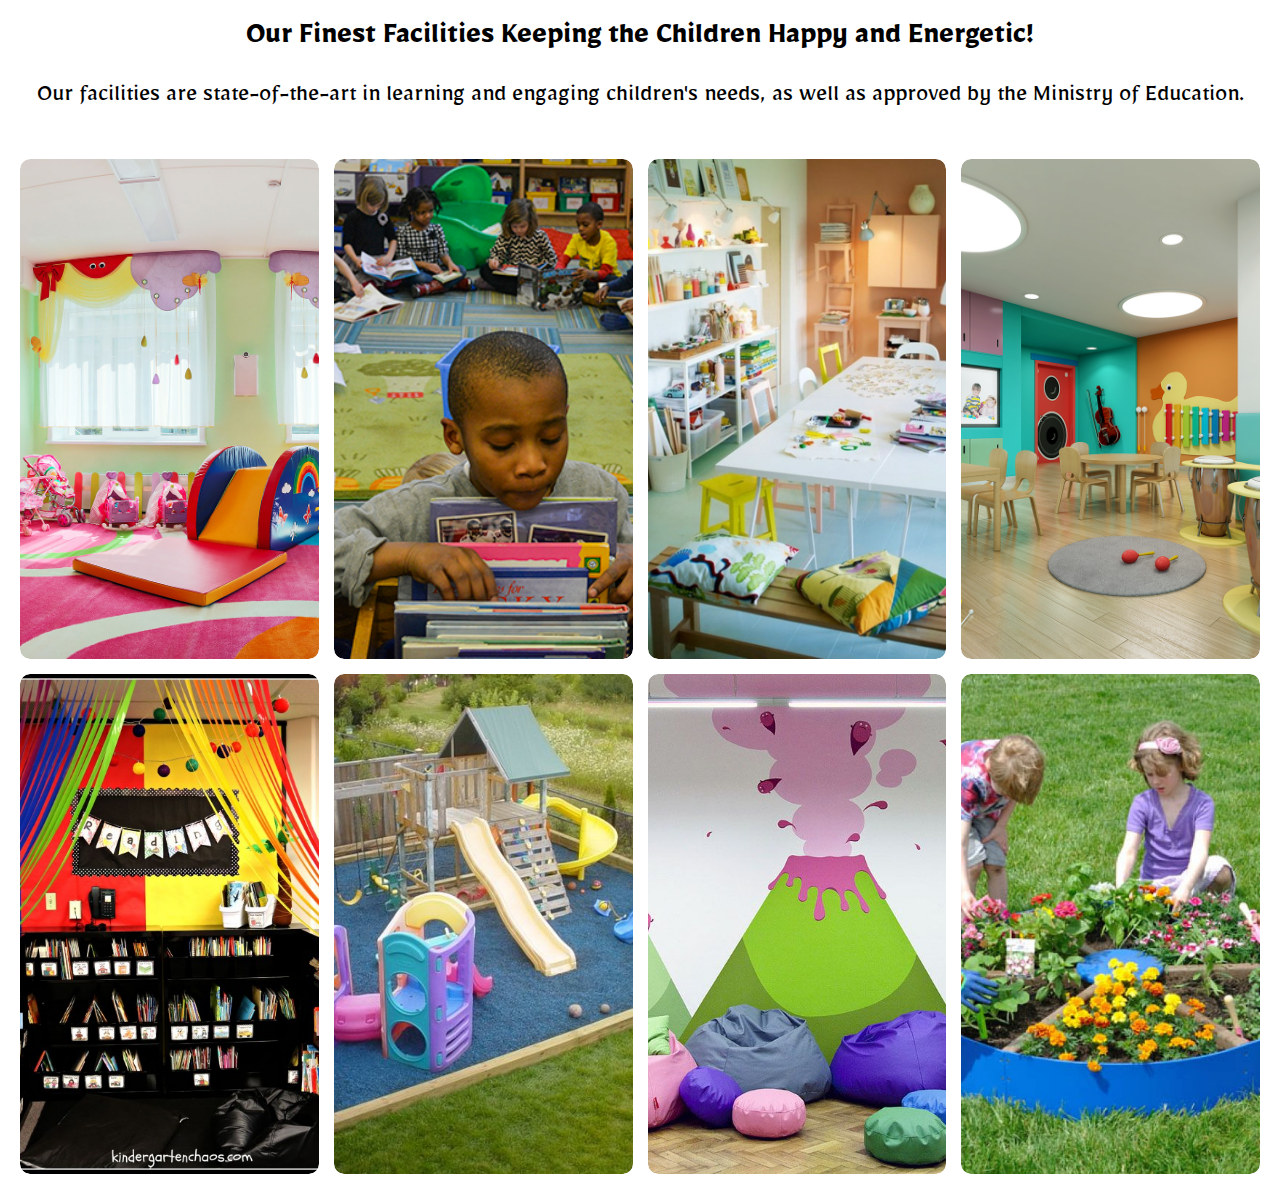
<file: facilities.html>
<!DOCTYPE html>
<html lang="en">
<head>
  <meta charset="UTF-8">
  <meta name="viewport" content="width=device-width, initial-scale=1.0">
  <meta name="description" content="Explore the amazing facilities at Tadika Al Ikhwan, including play areas, classrooms, libraries, and more!">
  <link href='https://fonts.googleapis.com/css?family=Mirza' rel='stylesheet'>
  <title>Facilities | Tint Tots Kindergarden</title>
  <style>
    /* General styling */
    body {
      margin: 0;
      font-family: 'Mirza', Times, serif;
      background-color:white;
    }

    h1 {
  text-align: center;
  font-family: 'Mirza'; /* Replace with your desired font */
      }

    p {
      text-align: center;
    }

/* Fade-in animation */
@keyframes fadeIn {
      0% {
        opacity: 0;
      }
      100% {
        opacity: 1;
      }
    }

    /* Image grid container */
    .container {
      display: grid;
      grid-template-columns: repeat(4, 1fr);
      grid-template-rows: repeat(2, 500px); /* Increased height of rows */
      gap: 15px;
      padding: 20px;
    }

    /* Facility card styling */
    .facility {
      position: relative;
      border-radius: 10px;
      overflow: hidden;
    }

    .facility img {
      width: 100%;
      height: 100%; /* Ensures images fill the new taller row height */
      object-fit: cover;
      border-radius: 10px;
      transition: transform 0.3s ease-in-out;
    }

    .facility:hover img {
      transform: scale(1.1);
    }

    .overlay {
      position: absolute;
      top: 50%;
      left: 50%;
      transform: translate(-50%, -50%);
      background-color: rgba(0, 0, 0, 0.5);
      color: white;
      font-size: 17px;
      font-weight: bold;
      padding: 10px 20px;
      border-radius: 5px;
      text-align: center;
      opacity: 0;
      transition: opacity 0.3s ease;
    }

    .facility:hover .overlay {
      opacity: 1;
    }

    /* hover respionds */
    @media (max-width: 768px) {
      .container {
        grid-template-columns: repeat(2, 1fr);
        grid-template-rows: auto; 
      }
    }

    @media (max-width: 480px) {
      .container {
        grid-template-columns: 1fr;
        grid-template-rows: auto;
      }
    }

    .large-text {
  font-size: 25px;
  text-align: center; /* Keeps the alignment consistent */
  }
    
  </style>
</head>

  <body style="text-align: center;">
    <h1><b> Our Finest Facilities Keeping the Children Happy and Energetic!</b></h1>
    <p class="large-text">Our facilities are state-of-the-art in learning and engaging children's needs, as well as approved by the Ministry of Education.</p>
  </body>

  <div class="container">
    <div class="facility">
      <img src="Image Facilities/Indoor Play.jpg" alt="Play Area">
      <div class="overlay">
        <h3>Play Area</h3>
        <p>Indoor space with swings and slides for fun physical activities that can fucntion as multipurpose area.</p>
      </div>
    </div>
    <div class="facility">
      <img src="Image Facilities/classroom.jpg" alt="Classroom">
      <div class="overlay">
        <h3>Classroom</h3>
        <p>Bright, colorful rooms for interactive learning and creativity.</p>
      </div>
    </div>
    <div class="facility">
      <img src="Image Facilities/art room.jpg" alt="Art Room">
      <div class="overlay">
        <h3>Art Room</h3>
        <p>Room for drawing, painting, and hands-on art projects.</p>
      </div>
    </div>
    <div class="facility">
      <img src="Image Facilities/Music Room.jpg" alt="Music Room">
      <div class="overlay">
        <h3>Music Room</h3>
        <p>Exploring sounds, rhythm, and learning instruments.</p>
      </div>
    </div>
    <div class="facility">
      <img src="Image Facilities/Library kids.jpg" alt="Library">
      <div class="overlay">
        <h3>Library</h3>
        <p>A collection of colorful books to spark young imaginations.</p>
      </div>
    </div>
    <div class="facility">
      <img src="Image Facilities/kids playgorund outside.jpg" alt="Outdoor Playground">
      <div class="overlay">
        <h3>Outdoor Playground</h3>
        <p>Safe play area with climbing structures and open spaces.</p>
      </div>
    </div>
    <div class="facility">
      <img src="Image Facilities/Rest area.jpg" alt="Rest Area">
      <div class="overlay">
        <h3>Rest Area</h3>
        <p>Quiet space for children to relax and recharge.</p>
      </div>
    </div>
    <div class="facility">
      <img src="Image Facilities/gardening.jpg" alt="Garden">
      <div class="overlay">
        <h3>Garden</h3>
        <p>Beautiful outdoor garden for exploration and learning about nature.</p>
      </div>
    </div>
  </div>
</body>
</html>
</file>
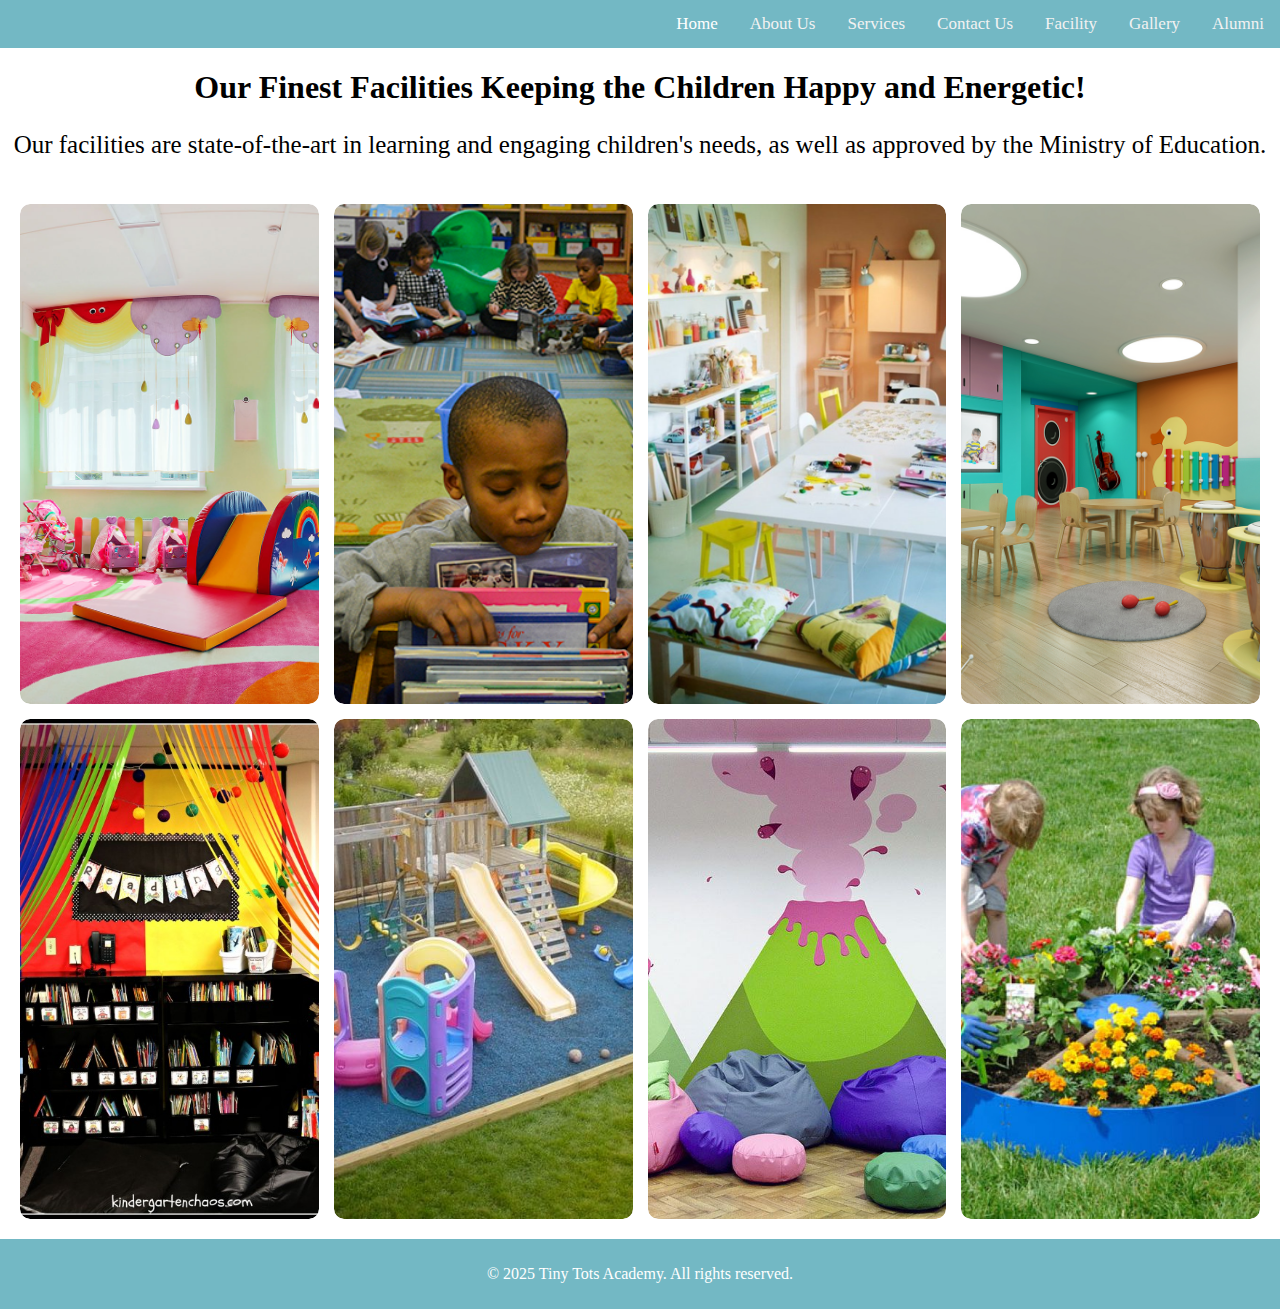
<file: Facilities.html>
<!DOCTYPE html>
<html lang="en">
<head>
  <meta charset="UTF-8">
  <meta name="viewport" content="width=device-width, initial-scale=1.0">
  <meta name="description" content="Explore the amazing facilities at Tadika Al Ikhwan, including play areas, classrooms, libraries, and more!">
  <title>Facilities | Tint Tots Kindergarden</title>
  <style>
    /* General styling */
    body {
      margin: 0;
      font-family: 'Mirza', Times, serif;
      background-color:white;
    }

    h1 {
  text-align: center;
  font-family: 'Mirza'; /* Replace with your desired font */
      }

    p {
      text-align: center;
    }

/* Fade-in animation */
@keyframes fadeIn {
      0% {
        opacity: 0;
      }
      100% {
        opacity: 1;
      }
    }

   /* Right-Aligned Navigation Bar */
   .topnav {
      display: flex;
      justify-content: flex-end;
      background-color: #73b8c4;
      padding: 0;
    }

    .topnav a {
      color: #f2f2f2;
      text-align: center;
      padding: 14px 16px;
      text-decoration: none;
      font-size: 17px;
    }

    .topnav a:hover {
      background-color: #9be1e7;
      color: #000000;
    }

    .topnav a.active {
      background-color: #73b8c4;
      color: white;
    }

    /* Dropdown Menu in Navigation Bar */
    .dropdown {
      position: relative;
      display: inline-block;
    }

    .dropdown-content {
      display: none;
      position: absolute;
      text-align: center;
      background-color: #f9f9f9;
      min-width: 160px;
      box-shadow: 0px 8px 16px 0px rgba(0, 0, 0, 0.2);
      z-index: 1;
    }

    .dropdown-content a {
      color: black;
      padding: 10px 15px;
      text-decoration: none;
      display: block;
    }

    .dropdown-content a:hover {
      background-color: white;
    }

    .dropdown:hover .dropdown-content {
      display: block;
    }

    .topnav a,
    .dropdown .dropbtn {
      display: inline-block;
    }
    /* Image grid container */
    .container {
      display: grid;
      grid-template-columns: repeat(4, 1fr);
      grid-template-rows: repeat(2, 500px); /* Increased height of rows */
      gap: 15px;
      padding: 20px;
    }

    /* Facility card styling */
    .facility {
      position: relative;
      border-radius: 10px;
      overflow: hidden;
    }

    .facility img {
      width: 100%;
      height: 100%; /* Ensures images fill the new taller row height */
      object-fit: cover;
      border-radius: 10px;
      transition: transform 0.3s ease-in-out;
    }

    .facility:hover img {
      transform: scale(1.1);
    }

    .overlay {
      position: absolute;
      top: 50%;
      left: 50%;
      transform: translate(-50%, -50%);
      background-color: rgba(0, 0, 0, 0.5);
      color: white;
      font-size: 17px;
      font-weight: bold;
      padding: 10px 20px;
      border-radius: 5px;
      text-align: center;
      opacity: 0;
      transition: opacity 0.3s ease;
    }

    .facility:hover .overlay {
      opacity: 1;
    }

    /* hover respionds */
    @media (max-width: 768px) {
      .container {
        grid-template-columns: repeat(2, 1fr);
        grid-template-rows: auto; 
      }
    }

    @media (max-width: 480px) {
      .container {
        grid-template-columns: 1fr;
        grid-template-rows: auto;
      }
    }

    .large-text {
  font-size: 25px;
  text-align: center; /* Keeps the alignment consistent */
  }

  /* Footer styles */
  footer {
      background-color: #73b8c4; /* Updated background color */
      width: 100%; /* Ensure the footer touches both sides of the page */
      padding: 10px 0; /* Adjust top and bottom padding for spacing */
      text-align: center;
      position: relative; /* If you want the footer to stay in its place */
      bottom: 0; /* Optional, to ensure it's at the bottom of the page */
    }

  </style>
</head>

  <!-- Navigation bar -->
  <body>
    <!-- Right-Aligned Navigation Bar -->
    <div class="topnav">
      <a class="active" href="homepage.html">Home</a>
      <a href="aboutus.html">About Us</a>
      <div class="dropdown">
        <a href="services.html" class="dropbtn">Services</a>
        <div class="dropdown-content">
          <a href="daycare.html">Daycare</a>
          <a href="event.html">Event/Program</a>
        </div>
      </div>
      <a href="Contact Us.html">Contact Us</a>
      <a href="Facilities.html">Facility</a>
      <a href="gallery.html">Gallery</a>
      <a href="alumni.html">Alumni</a>
    </div>
  </body>

  <body style="text-align: center;">
    <h1><b> Our Finest Facilities Keeping the Children Happy and Energetic!</b></h1>
    <p class="large-text">Our facilities are state-of-the-art in learning and engaging children's needs, as well as approved by the Ministry of Education.</p>
  </body>

  <div class="container">
    <div class="facility">
      <img src="Image Facilities/Indoor Play.jpg" alt="Play Area">
      <div class="overlay">
        <h3>Play Area</h3>
        <p>Indoor space with swings and slides for fun physical activities that can fucntion as multipurpose area.</p>
      </div>
    </div>
    <div class="facility">
      <img src="Image Facilities/classroom.jpg" alt="Classroom">
      <div class="overlay">
        <h3>Classroom</h3>
        <p>Bright, colorful rooms for interactive learning and creativity.</p>
      </div>
    </div>
    <div class="facility">
      <img src="Image Facilities/art room.jpg" alt="Art Room">
      <div class="overlay">
        <h3>Art Room</h3>
        <p>Room for drawing, painting, and hands-on art projects.</p>
      </div>
    </div>
    <div class="facility">
      <img src="Image Facilities/Music Room.jpg" alt="Music Room">
      <div class="overlay">
        <h3>Music Room</h3>
        <p>Exploring sounds, rhythm, and learning instruments.</p>
      </div>
    </div>
    <div class="facility">
      <img src="Image Facilities/Library kids.jpg" alt="Library">
      <div class="overlay">
        <h3>Library</h3>
        <p>A collection of colorful books to spark young imaginations.</p>
      </div>
    </div>
    <div class="facility">
      <img src="Image Facilities/kids playgorund outside.jpg" alt="Outdoor Playground">
      <div class="overlay">
        <h3>Outdoor Playground</h3>
        <p>Safe play area with climbing structures and open spaces.</p>
      </div>
    </div>
    <div class="facility">
      <img src="Image Facilities/Rest area.jpg" alt="Rest Area">
      <div class="overlay">
        <h3>Rest Area</h3>
        <p>Quiet space for children to relax and recharge.</p>
      </div>
    </div>
    <div class="facility">
      <img src="Image Facilities/gardening.jpg" alt="Garden">
      <div class="overlay">
        <h3>Garden</h3>
        <p>Beautiful outdoor garden for exploration and learning about nature.</p>
      </div>
    </div>
  </div>
</body>

  <!-- Footer -->
  <footer>
    <p style="text-align: center; color: white;">&copy; 2025 Tiny Tots Academy. All rights reserved.</p>
  </footer>

</html>
</file>
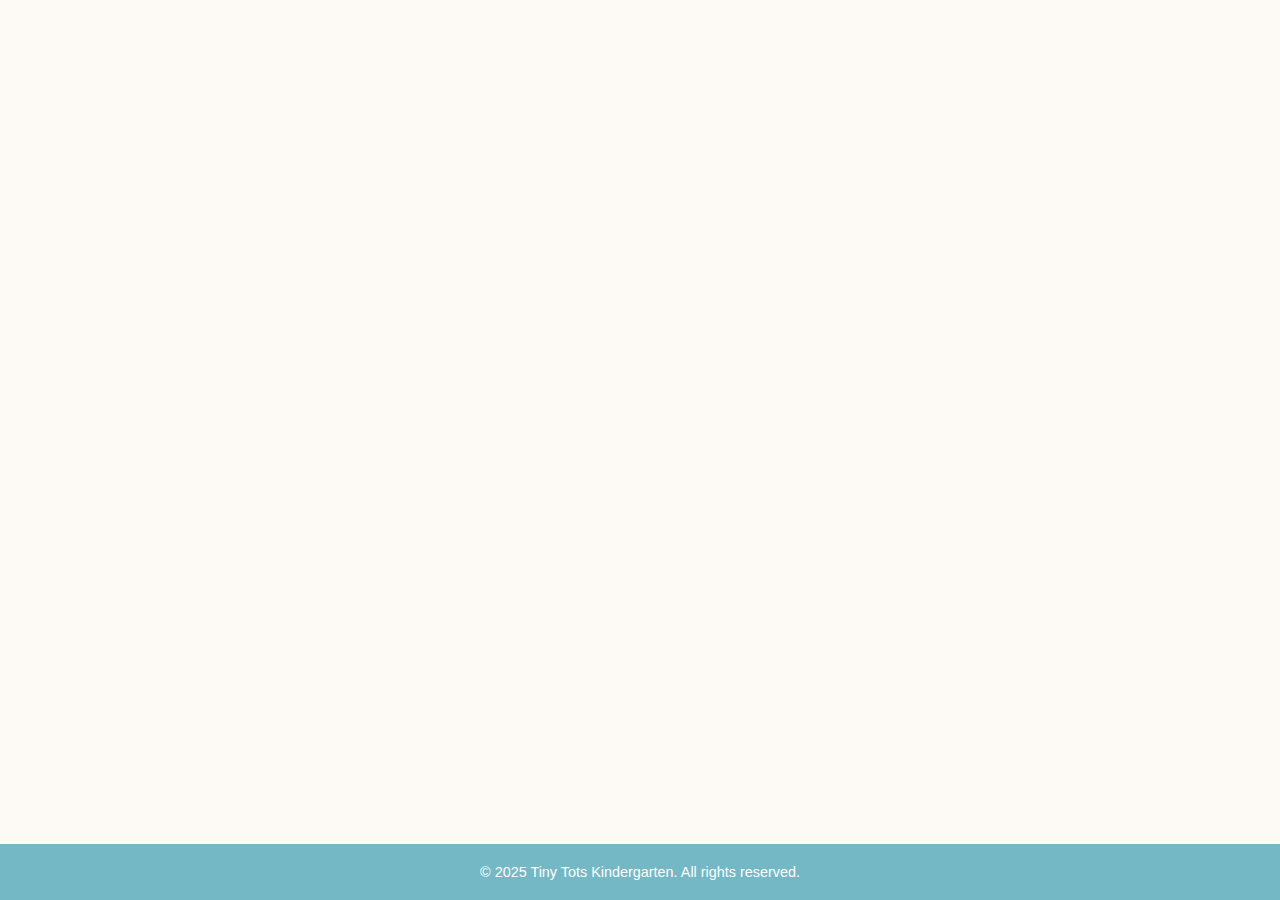
<file: footer.html>
<!DOCTYPE html>
<html lang="en">

<head>
    <meta charset="UTF-8">
    <meta name="viewport" content="width=device-width, initial-scale=1.0">
    <title>Footer</title>
    <style>
        /* General Styles */
        body {
            margin: 0;
            font-family: 'Arial', 'Helvetica', sans-serif;
            background-color: #fdfaf6;
            display: flex;
            flex-direction: column;
            min-height: 100vh;
            /* Ensures the page takes up full height */
        }

        /* Footer Styling */
        .footer {
            background-color: #73b8c4;
            color: white;
            padding: 20px;
            text-align: center;
            margin-top: auto;
            /* Pushes the footer to the bottom */
        }

        .footer p {
            margin: 0;
            font-size: 0.9em;
        }
    </style>
</head>

<body>
    <!-- Footer -->
    <div class="footer">
        <p>© 2025 Tiny Tots Kindergarten. All rights reserved.</p>
    </div>
</body>

</html>
</file>
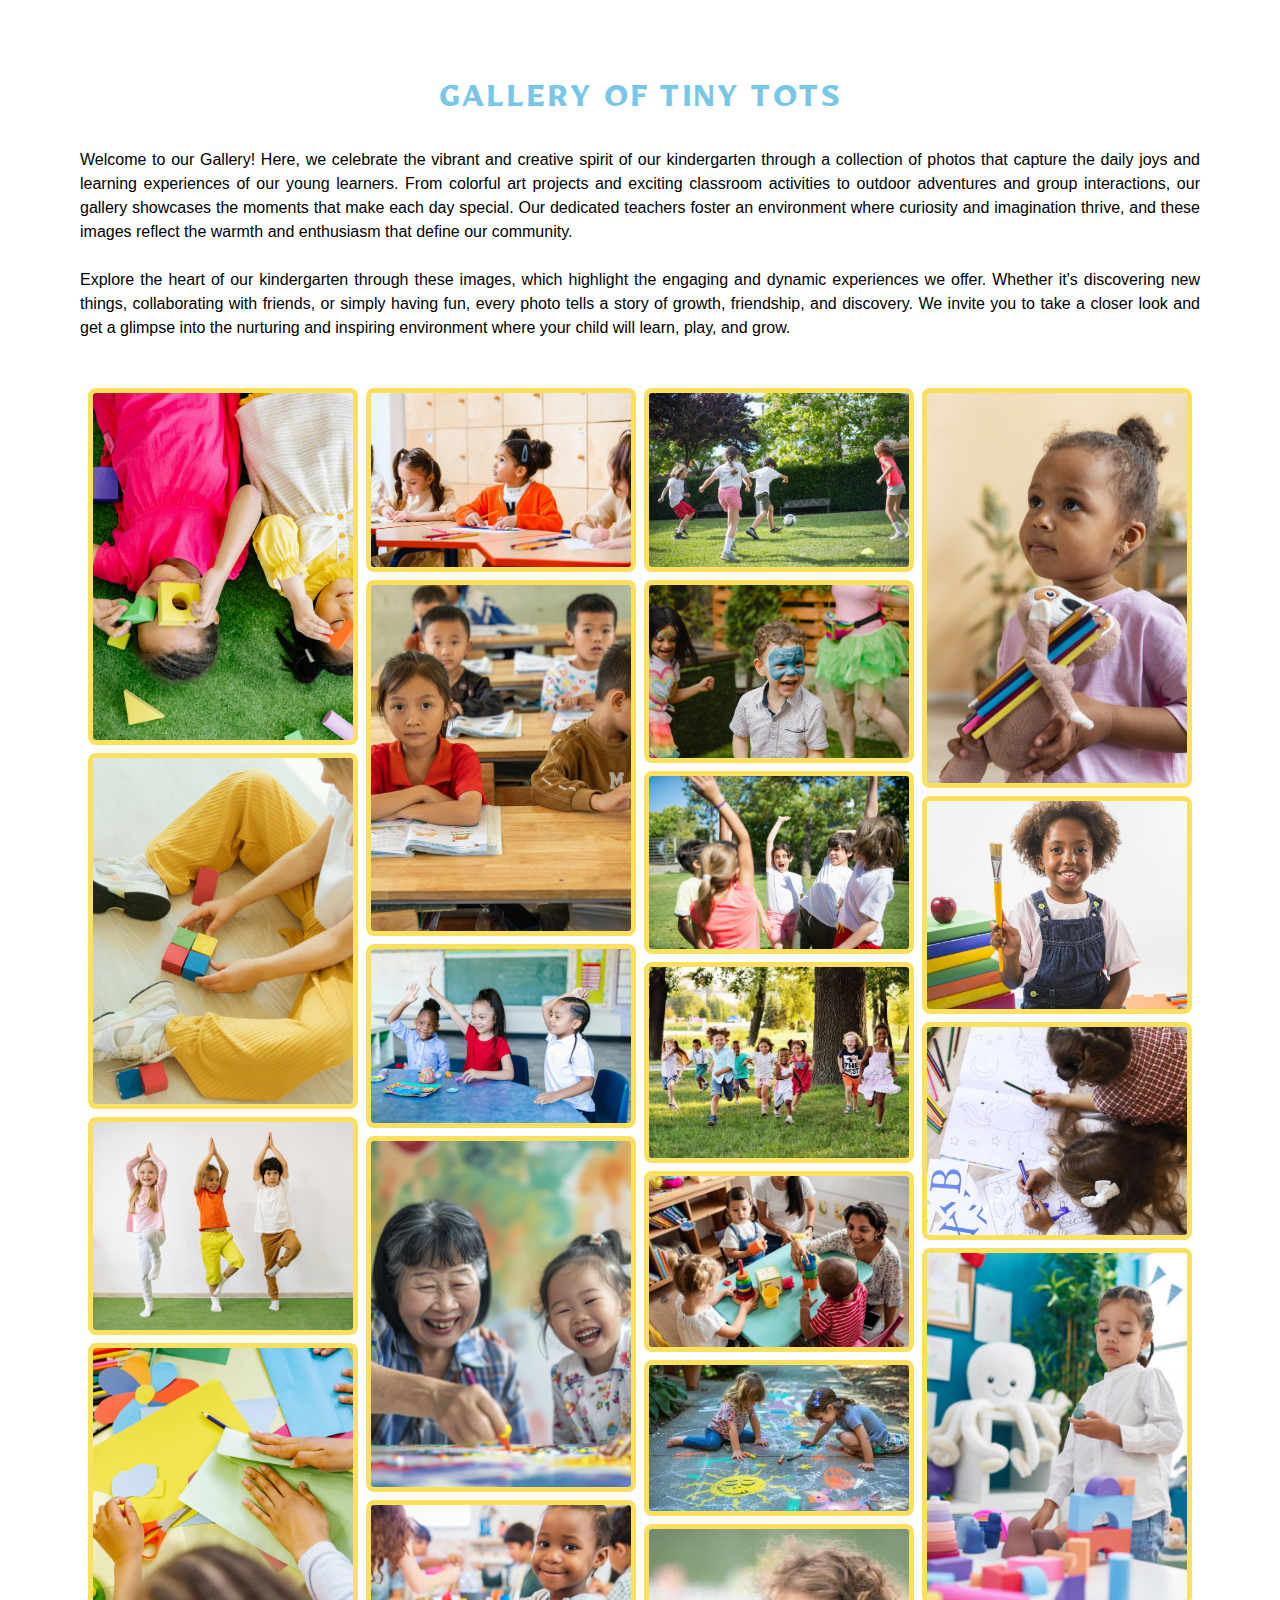
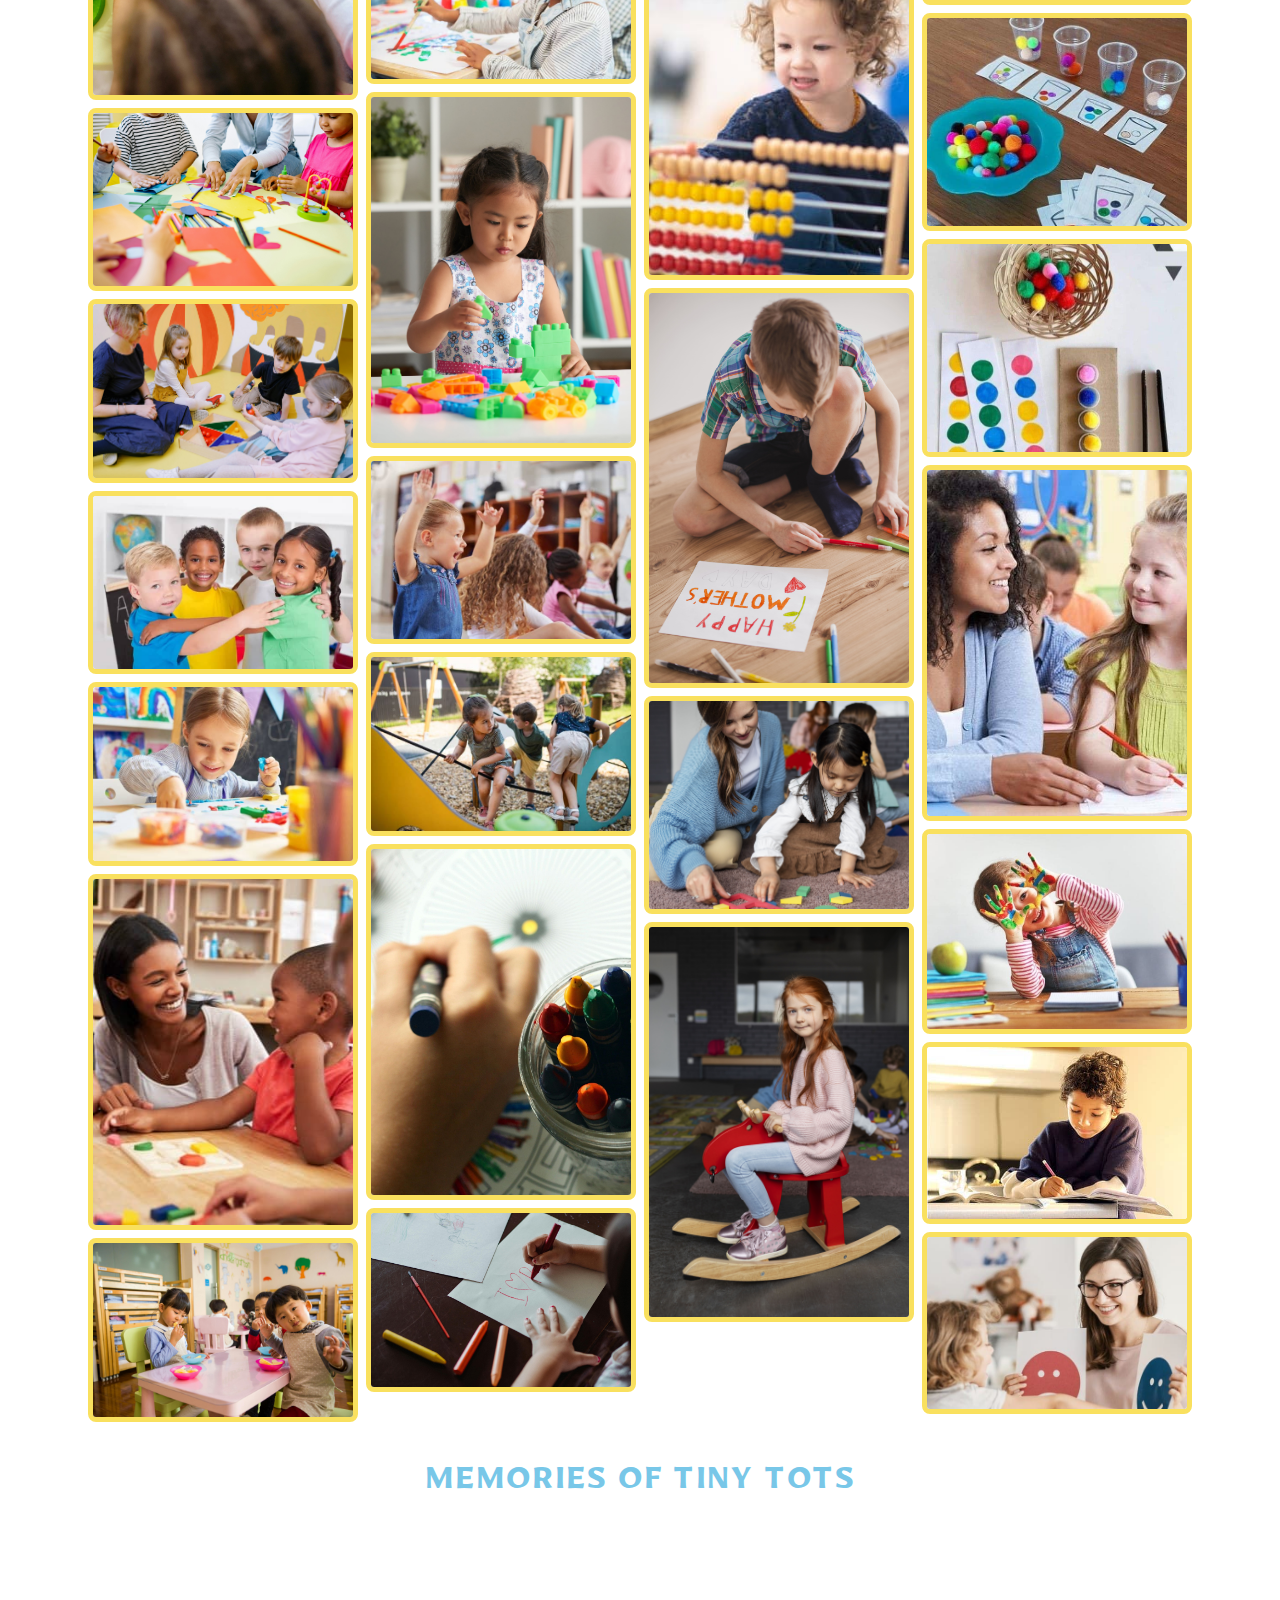
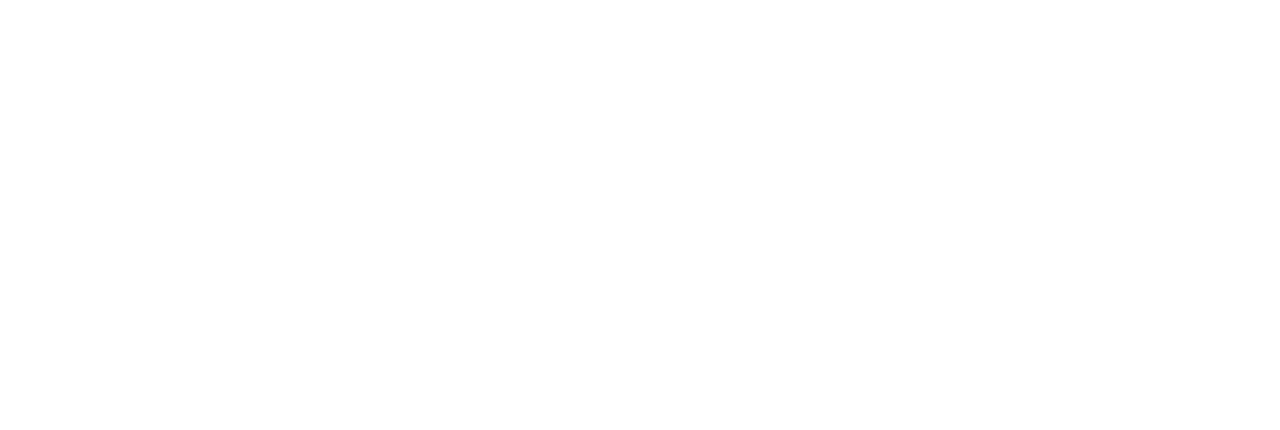
<file: gallery.html>
<!DOCTYPE html>
<html lang="en">
<head>
  <meta name="viewport" content="width=device-width, initial-scale=1">
  <link href='https://fonts.googleapis.com/css?family=Mirza' rel='stylesheet'>
  <link rel="stylesheet" href="https://cdnjs.cloudflare.com/ajax/libs/font-awesome/6.7.1/css/all.min.css">
  <style>
    /* General reset for all elements */
    * {
      box-sizing: border-box;
      margin: 0;
      padding: 0;
    }
      body, html {
        height: 100%;
        margin: 0;
        font-family: 'Mirza', Helvetica, Arial, sans-serif;
        background-color: #FFFFFF; /* Changed background to white */
        max-width: 1200px;
        margin: 0 auto;
        padding: 20px;
        position: relative;
    }

    /* Header and page title */
    h2 {
      text-align: center;
      font-size: 2.5em;
      margin-top: 40px;
      margin-bottom: 20px;
      color: #78c7E8;
      font-family: 'Mirza', sans-serif;
      text-transform: uppercase;
      letter-spacing: 2px;
      animation: flyIn 1s ease-out; /* Floating animation */
    }

    /* Animation for the page title */
    @keyframes flyIn {
      0% {
        transform: translateY(-50%);
        opacity: 0;
      }
      100% {
        transform: translateY(0);
        opacity: 1;
      }
    }

    /* Intro paragraph styles */
    p.intro-text {
      text-align: justify;
      line-height: 1.5;
      margin-bottom: 40px;
      font-size: 16px; /* Updated font size */
      font-family: Arial, sans-serif;
    }

    /* Row container for the gallery */
    .row {
      display: flex;
      flex-wrap: wrap;
      padding: 0 4px;
      justify-content: space-around;
    }

    /* Column layout for images */
    .column {
      flex: 25%;
      max-width: 25%;
      padding: 0 4px;
      position: relative;
    }

    /* Image styling inside each column */
    .column img {
      margin-top: 8px;
      vertical-align: middle;
      width: 100%;
      border-radius: 8px;
      transition: transform 0.3s ease;
      border: 5px solid #F9E05E;
      cursor: pointer;
    }

    /* Hover effect - zoom in images */
    .column img:hover {
      transform: scale(1.1);
    }

    /* Modal styling */
    .modal {
      display: none;
      position: fixed;
      z-index: 1;
      left: 0;
      top: 0;
      width: 100%;
      height: 100%;
      overflow: auto;
      background-color: rgba(0, 0, 0, 0.9);
      padding-top: 60px;
    }

    .modal-content {
      margin: auto;
      display: block;
      width: 80%;
      max-width: 700px;
    }

    .modal-caption {
      text-align: center;
      color: white;
      font-size: 1.2em;
      padding: 10px;
      background: rgba(0, 0, 0, 0.7);
    }

    /* Close button */
    .close {
      position: absolute;
      top: 15px;
      right: 35px;
      color: #f1f1f1;
      font-size: 40px;
      font-weight: bold;
      transition: 0.3s;
    }

    .close:hover,
    .close:focus {
      color: #bbb;
      text-decoration: none;
      cursor: pointer;
    }

    /* Responsive layout */
    @media screen and (max-width: 800px) {
      .column {
        flex: 50%;
        max-width: 50%;
      }
    }

    @media screen and (max-width: 600px) {
      .column {
        flex: 100%;
        max-width: 100%;
      }
    }

    /* Embedded YouTube video */
    iframe {
      width: 100%;
      height: 500px;
      border: none;
    }
  </style>
</head>
<body>

  <!-- Page Title -->
  <h2>Gallery of Tiny Tots</h2>

  <!-- Introductory paragraph -->
  <p class="intro-text">
    Welcome to our Gallery! Here, we celebrate the vibrant and creative spirit of our kindergarten through a collection of photos that capture the daily joys and learning experiences of our young learners. From colorful art projects and exciting classroom activities to outdoor adventures and group interactions, our gallery showcases the moments that make each day special. Our dedicated teachers foster an environment where curiosity and imagination thrive, and these images reflect the warmth and enthusiasm that define our community.
    <br><br>
    Explore the heart of our kindergarten through these images, which highlight the engaging and dynamic experiences we offer. Whether it's discovering new things, collaborating with friends, or simply having fun, every photo tells a story of growth, friendship, and discovery. We invite you to take a closer look and get a glimpse into the nurturing and inspiring environment where your child will learn, play, and grow.
  </p>

  <!-- Photo Grid Section -->
  <div class="row"> 
    <div class="column">
      <img src="imagesgallery/kids1.jpg" alt="Captions" onclick="openModal(this, 'TinyTots kids playing with toy blocks');">
      <img src="imagesgallery/kids2.jpg" alt="Captions" onclick="openModal(this,'Colorful wooden blocks arranged on a light-colored wooden floor');">
      <img src="imagesgallery/kids3.jpg" alt="Captions" onclick="openModal(this,'TinyTots kids demonstrate balance and concentration during a yoga session');">
      <img src="imagesgallery/kids4.jpg" alt="Captions" onclick="openModal(this, 'Crafting magic with little hands!');">
      <img src="imagesgallery/kids5.jpg" alt="Captions" onclick="openModal(this,'When creativity knows no age!');">
      <img src="imagesgallery/kids6.jpg" alt="Captions" onclick="openModal(this,'Watching these little ones explore their creativity with this beautiful wooden toy brings back so many memories');">
      <img src="imagesgallery/kids7.jpg" alt="Captions" onclick="openModal(this,'A classroom filled with laughter and love! These little ones know the true meaning of friendship');">
      <img src="imagesgallery/kids8.jpg" alt="Captions" onclick="openModal(this,'Just a girl and her colored pencils, creating a world of wonder!');">
      <img src="imagesgallery/kids9.jpg" alt="Captions" onclick="openModal(this,'Just a teacher and her little builders!');">
      <img src="imagesgallery/kids10.jpg" alt="Captions" onclick="openModal(this,'Nothing brings joy like sharing a meal with friends!');">
    </div>
    <div class="column">
      <img src="imagesgallery/kids11.jpg" alt="Captions" onclick="openModal(this,'Every desk holds a story, and every child is a future dreamer!');">
      <img src="imagesgallery/kids12.jpg" alt="Captions" onclick="openModal(this,'A classroom full of potential!');">
      <img src="imagesgallery/kids13.jpg" alt="Captions" onclick="openModal(this,'Hands up for fun and learning!');">
      <img src="imagesgallery/kids14.jpg" alt="Captions" onclick="openModal(this,'Laughter is a universal language that bridges the gap between ages');">
      <img src="imagesgallery/kids15.jpg" alt="Captions" onclick="openModal(this,'This young kids of TinyTots is showing us all how to express joy through art');">
      <img src="imagesgallery/kids16.jpg" alt="Captions" onclick="openModal(this,'Building dreams one block at a time!');">
      <img src="imagesgallery/kids17.jpg" alt="Captions" onclick="openModal(this,'Every hand raised is a spark of curiosity! ');">
      <img src="imagesgallery/kids18.jpg" alt="Captions" onclick="openModal(this,'Watching these little adventurers conquer the playground is pure joy!');">
      <img src="imagesgallery/kids19.jpg" alt="Captions" onclick="openModal(this,'This tiny hand holds the power to color the world');">
      <img src="imagesgallery/kids20.jpg" alt="Captions" onclick="openModal(this,'Watching creativity come to life!');">
    </div>
    <div class="column">
      <img src="imagesgallery/kids21.jpg" alt="Captions" onclick="openModal(this,'Grass stains and big smiles!');">
      <img src="imagesgallery/kids22.jpg" alt="Captions" onclick="openModal(this,'A day of face painting with my awesome friend!');">
      <img src="imagesgallery/kids23.jpg" alt="Captions" onclick="openModal(this,'Nothing beats the joy of childhood! Watching these little ones play in the park brings back so many memories');">
      <img src="imagesgallery/kids24.jpg" alt="Captions" onclick="openModal(this,'Just a bunch of happy feet making memories in the park');">
      <img src="imagesgallery/kids25.jpg" alt="Captions" onclick="openModal(this,'Watching these little ones explore and create in the classroom is pure magic');">
      <img src="imagesgallery/kids26.jpg" alt="Captions" onclick="openModal(this,'Two little artists bring the sidewalk to life with their colorful creations! ');">
      <img src="imagesgallery/kids27.jpg" alt="Captions" onclick="openModal(this,'Watching this little one master the art of counting with her abacus!');">
      <img src="imagesgallery/kids28.jpg" alt="Captions" onclick="openModal(this,'A heartfelt Mother cards crated by TinyTots kids');">
      <img src="imagesgallery/kids29.jpg" alt="Captions" onclick="openModal(this,'Cherishing these playful moments together');">
      <img src="imagesgallery/kids30.jpg" alt="Captions" onclick="openModal(this,'Beautiful little girl playing with horse toys');">
    </div>
    <div class="column">
      <img src="imagesgallery/kids31.jpg" alt="Captions" onclick="openModal(this,'A little girl of TinyTots paying attention to the teacher');">
      <img src="imagesgallery/kids32.jpg" alt="Captions" onclick="openModal(this,'Creativity is in the air!');">
      <img src="imagesgallery/kids33.jpg" alt="Captions" onclick="openModal(this,'When in doubt, just draw it out!');">
      <img src="imagesgallery/kids34.jpg" alt="Captions" onclick="openModal(this,'Every block tells a story! ');">
      <img src="imagesgallery/kids35.jpg" alt="Captions" onclick="openModal(this,'Who knew cups and paper balls could spark such fun ideas? Let’s get creative!');">
      <img src="imagesgallery/kids36.jpg" alt="Captions" onclick="openModal(this,'Time to get crafty!');">
      <img src="imagesgallery/kids37.jpg" alt="Captions" onclick="openModal(this,'Cherishing the bond between teacher and student as we explore new ideas together');">
      <img src="imagesgallery/kids38.jpg" alt="Captions" onclick="openModal(this,'When your hands are as colorful as your dreams! ');">
      <img src="imagesgallery/kids39.jpg" alt="Captions" onclick="openModal(this,'Capturing the magic of learning! This little one is ready to explore the world, one page at a time');">
      <img src="imagesgallery/kids40.jpg" alt="Captions" onclick="openModal(this,'Double the smiles, double the fun!');">
    </div>

  <!-- The Modal -->
  <div id="myModal" class="modal">
    <span class="close" onclick="closeModal()">&times;</span>
    <img class="modal-content" id="modalImage">
    <div class="modal-caption" id="caption"></div>
  </div>

  <h2>Memories of Tiny Tots</h2>

 <!-- Embedded YouTube Video -->
 <iframe src="https://www.youtube.com/embed/zszbr8MptTA?si=hwP2Gilx3K6y05wH" title="Memories Video" allow="accelerometer; autoplay; encrypted-media; gyroscope; picture-in-picture" allowfullscreen></iframe>
  </video>

<script>
  // Function to open the modal and display the image clicked along with caption
    function openModal(img, captionText) {
    var modal = document.getElementById("myModal");
    var modalImg = document.getElementById("modalImage");
    var caption = document.getElementById("caption");
    modal.style.display = "block";
    modalImg.src = img.src;
    caption.innerHTML = captionText;
  }

  // Function to close the modal
  function closeModal() {
    var modal = document.getElementById("myModal");
    modal.style.display = "none";
  }

  var elem = document.getElementById("myvideo");

    function openFullscreen() {
      if (elem.requestFullscreen) {
        elem.requestFullscreen();
      } else if (elem.webkitRequestFullscreen) { /* Safari */
        elem.webkitRequestFullscreen();
      } else if (elem.msRequestFullscreen) { /* IE11 */
        elem.msRequestFullscreen();
      }
  }
</script>
</body>
</html>
</file>
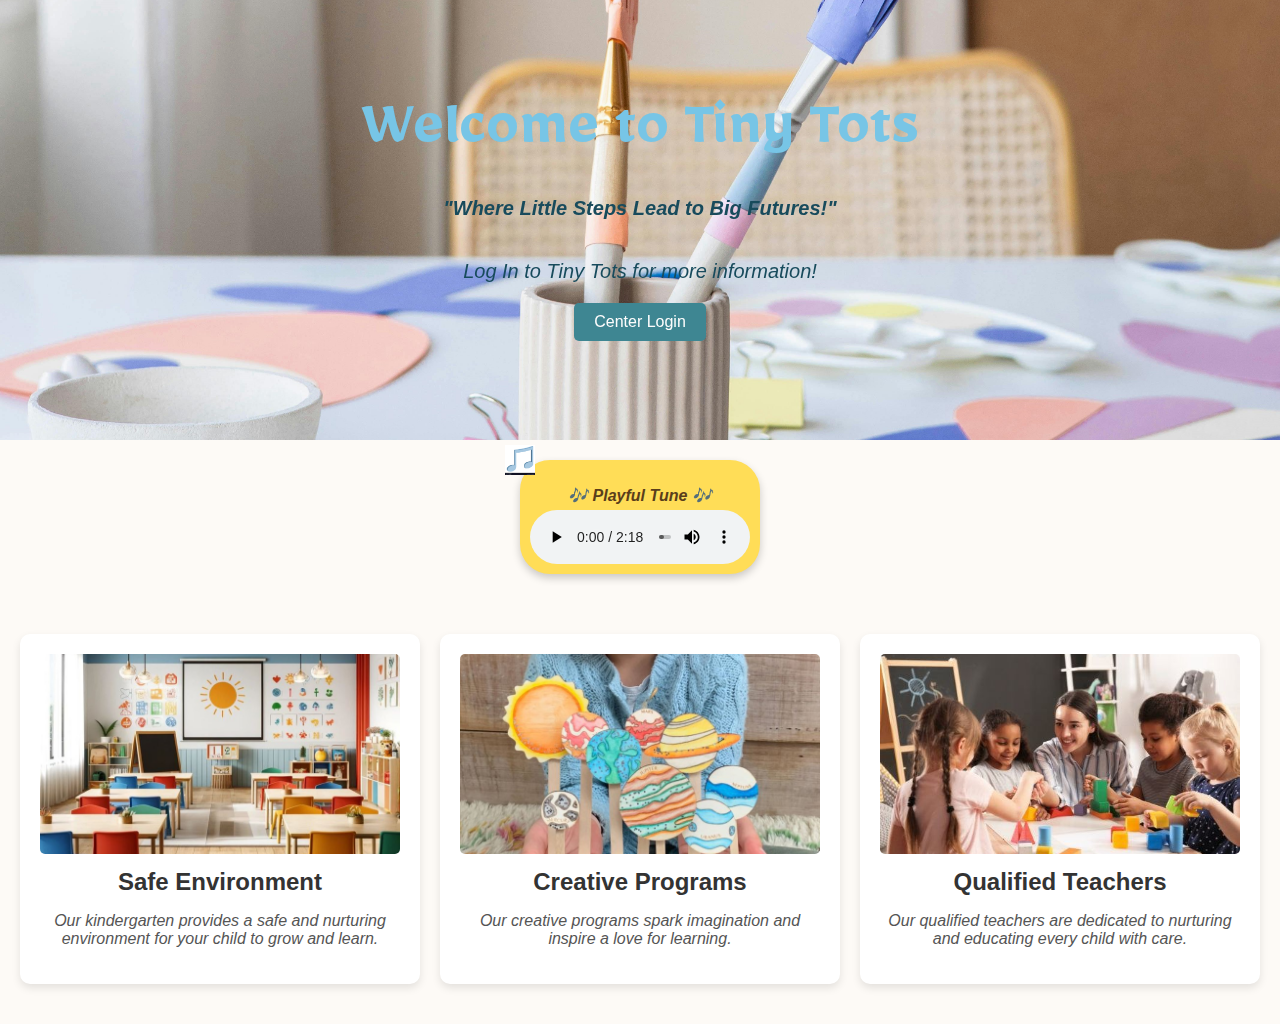
<file: home.html>
<!DOCTYPE html>
<html lang="en">

<head>
  <meta charset="UTF-8">
  <meta name="viewport" content="width=device-width, initial-scale=1.0">
  <link href='https://fonts.googleapis.com/css?family=Mirza' rel='stylesheet'>
  <title>Kindergarten Corporate Website</title>
  <style>
    /* General Styles */
    body {
      margin: 0;
      font-family: 'Arial', 'Helvetica', 'sans-serif';
      background-color: #fdfaf6;
      color: #333;
    }

    /* Hero Section */
    .hero {
      background: url('images/homepage\ background.jpg') no-repeat center center / cover;
      height: 380px;
      display: flex;
      flex-direction: column;
      justify-content: center;
      align-items: center;
      text-align: center;
      color: rgb(24, 76, 93);
      padding: 30px;
      filter: brightness(99%);
    }

    .hero h2 {
      margin: 0;
      font-family: 'Mirza';
      font-size: 65px;
      font-weight: bold;
      animation: bounce 2s infinite;
      color: #78c7E8;
    }

    p {
      font-size: 20px;
      font-family: 'Arial', 'Helvetica', 'sans-serif';
      font-style: italic;
    }

    @keyframes bounce {
      0%, 20%, 50%, 80%, 100% { transform: translateY(0); }
      40% { transform: translateY(-20px); }
      60% { transform: translateY(-10px); }
    }

    .hero button {
      padding: 10px 20px;
      font-size: 1em;
      background-color: #3f8793;
      color: white;
      border: none;
      border-radius: 5px;
      cursor: pointer;
      transition: background-color 0.3s ease-in-out;
    }

    .hero button:hover {
      background-color: #73b8c4;
    }

    /* Small & Cute Audio Player */
    .audio-container {
      display: flex;
      justify-content: center;
      align-items: center;
      flex-direction: column;
      padding: 10px;
      background-color: #ffdd57;
      border-radius: 30px;
      width: 220px;
      margin: 20px auto;
      box-shadow: 0 4px 8px rgba(0, 0, 0, 0.2);
      text-align: center;
      position: relative;
    }

    .audio-container p {
      font-size: 16px;
      font-weight: bold;
      color: #5a3e1b;
      margin-bottom: 5px;
    }

    .audio-container img {
      width: 30px;
      height: 30px;
      position: absolute;
      top: -15px;
      left: -15px;
    }

    audio {
      width: 100%;
      outline: none;
    }

    /* Features Section */
    .features {
      padding: 40px 20px;
      display: grid;
      grid-template-columns: repeat(auto-fit, minmax(250px, 1fr));
      gap: 20px;
      text-align: center;
    }

    .feature {
      background-color: #fff;
      padding: 20px;
      border-radius: 10px;
      box-shadow: 0 4px 8px rgba(0, 0, 0, 0.1);
    }

    .feature img {
      width: 100%;
      height: 200px;
      object-fit: cover;
      border-radius: 5px;
    }

    .feature h3 {
      font-size: 1.5em;
      font: 'Arial';
      margin: 10px 0;
      font-style: normal;
    }

    .feature p {
      font-size: 1em;
      color: #555;
    }

  </style>
</head>

<body>

  <!-- Hero Section -->
  <div class="hero">
    <h2>Welcome to Tiny Tots</h2>
    <b><p>"Where Little Steps Lead to Big Futures!"</p></b>
    <p>Log In to Tiny Tots for more information!</p>
    <button onclick="stopAudioAndRedirect()">Center Login</button>
  </div>

  <!-- Cute & Small Audio Player -->
  <div class="audio-container">
    <img src="images/music notes.png" alt="Music Note"> 
    <p>🎶 Playful Tune 🎶</p>
    <audio id="backgroundAudio" controls>
      <source src="audio/homepage audio.mp3" type="audio/mp3">
      Your browser does not support the audio element.
    </audio>
  </div>

  <!-- Features Section -->
  <div class="features">
    <div class="feature">
      <img src="images/kindergarten classroom.png" alt="Child-Friendly Environment">
      <h3>Safe Environment</h3>
      <p>Our kindergarten provides a safe and nurturing environment for your child to grow and learn.</p>
    </div>
    <div class="feature">
      <img src="images/creative programs.jpg" alt="Creative Learning">
      <h3>Creative Programs</h3>
      <p>Our creative programs spark imagination and inspire a love for learning.</p>
    </div>
    <div class="feature">
      <img src="images/teachers.jpg" alt="Qualified Teachers">
      <h3>Qualified Teachers</h3>
      <p>Our qualified teachers are dedicated to nurturing and educating every child with care.</p>
    </div>
  </div>

  <!-- JavaScript -->
  <script>
    var audio = document.getElementById("backgroundAudio");

    function stopAudioAndRedirect() {
      audio.pause();
      audio.currentTime = 0; // Reset audio
      window.location.href = 'login.html';
    }

    document.addEventListener("DOMContentLoaded", function () {
      if (document.referrer !== "" && document.referrer.indexOf("login.html") === -1) {
        audio.play().catch(error => {
          console.log("Autoplay prevented: ", error);
        });
      }
    });
  </script>

</body>
</html>
</file>
